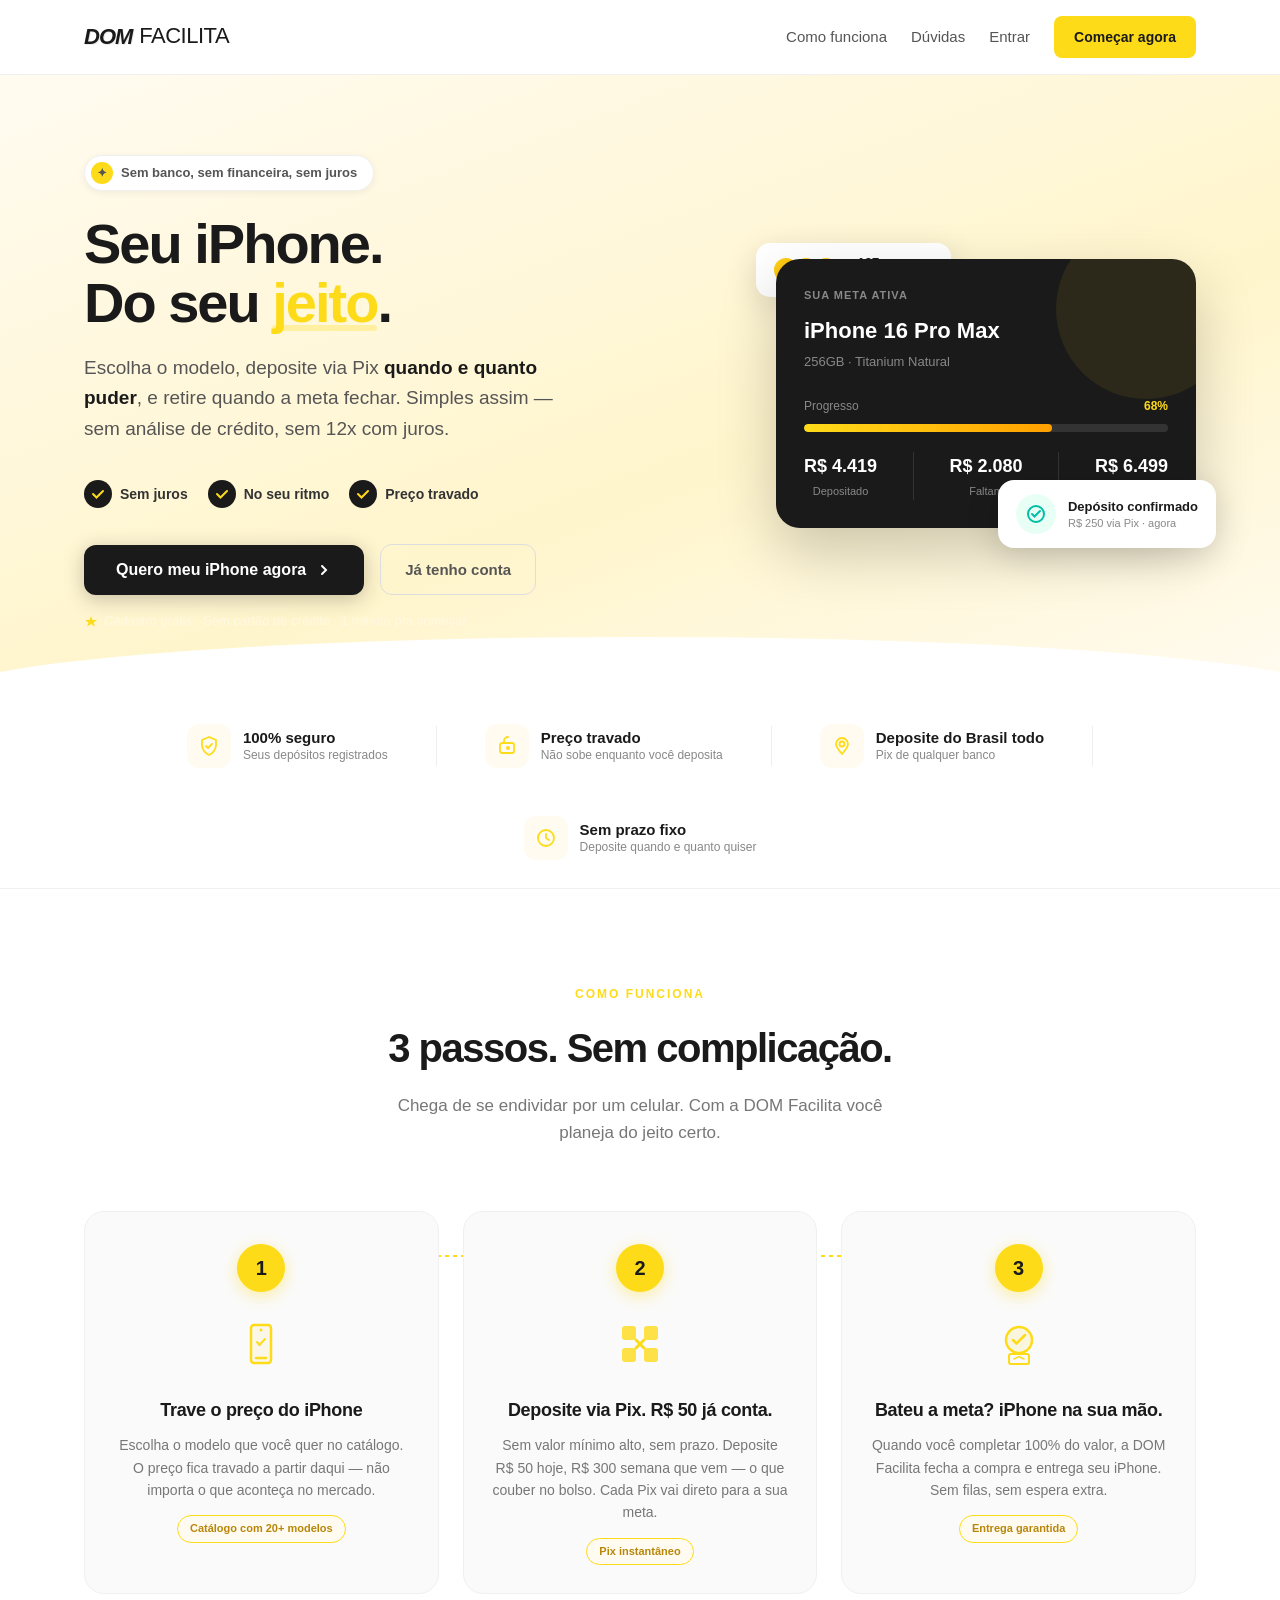
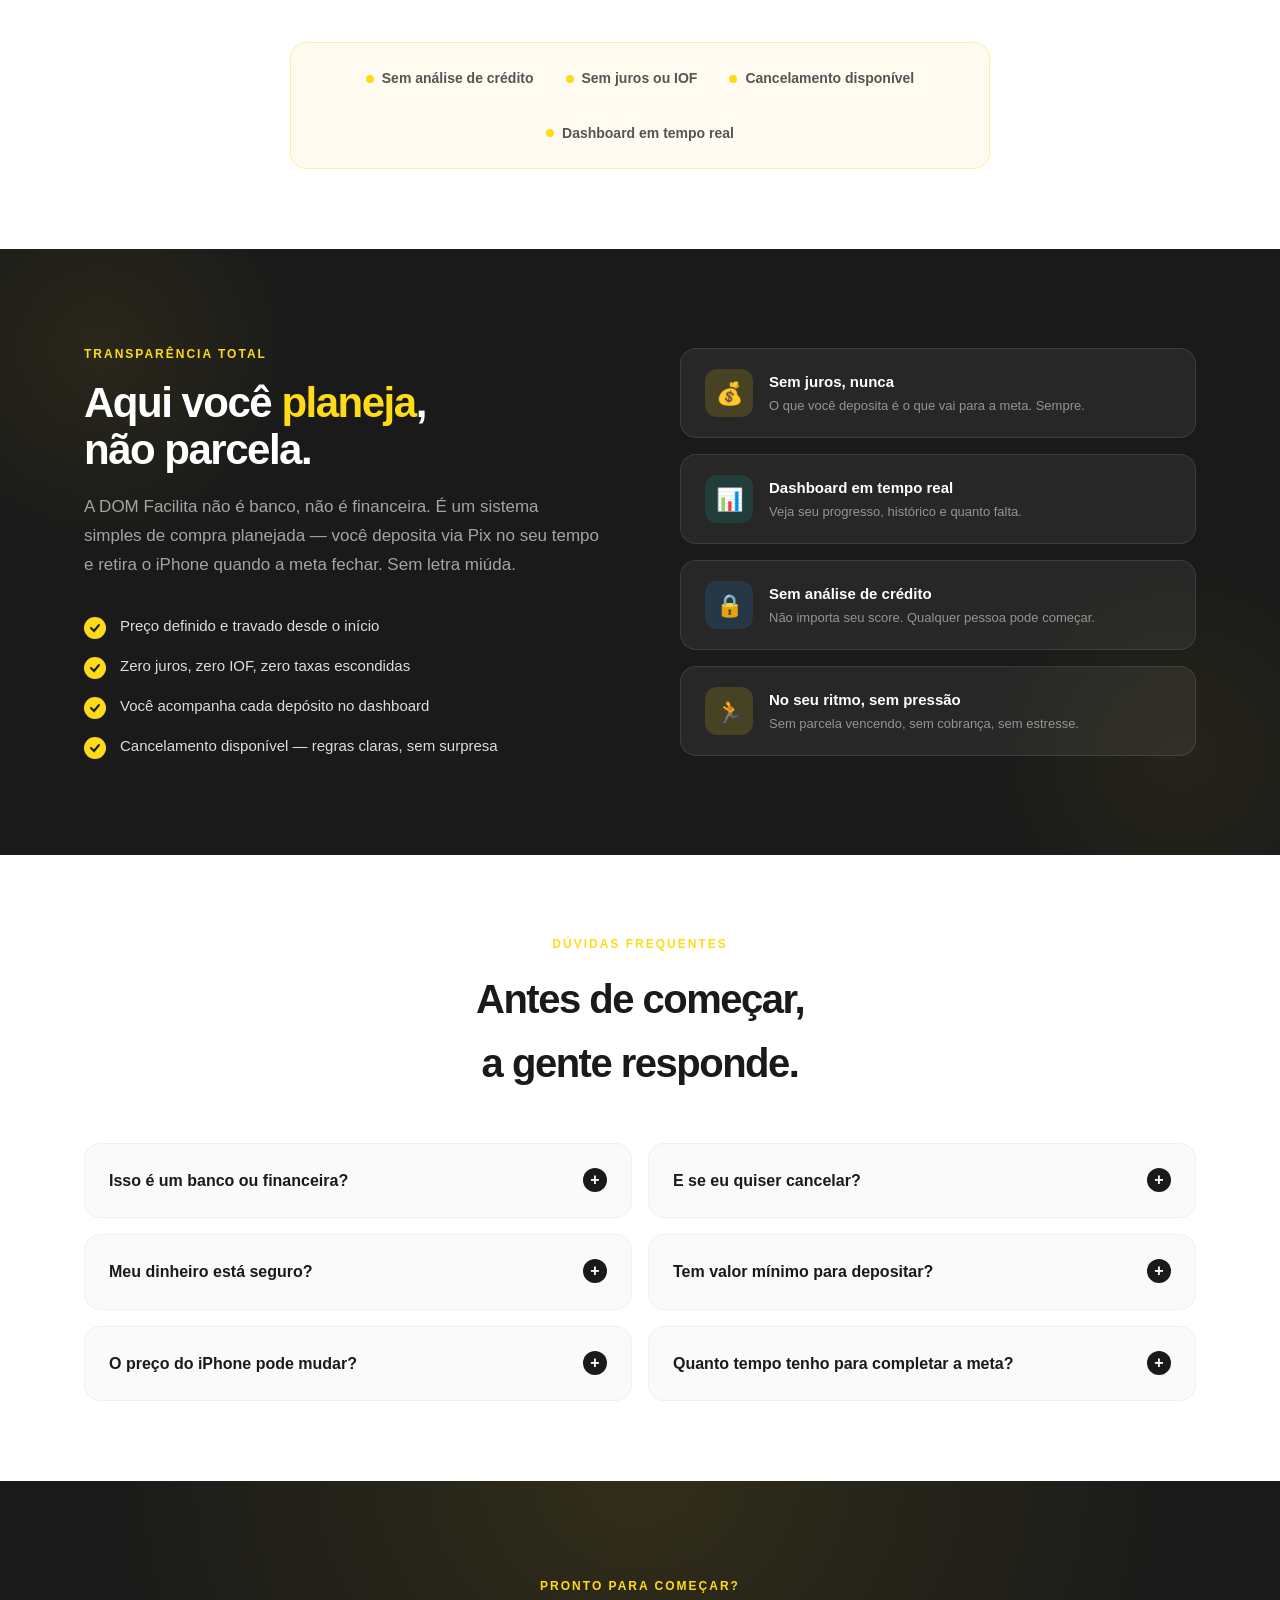
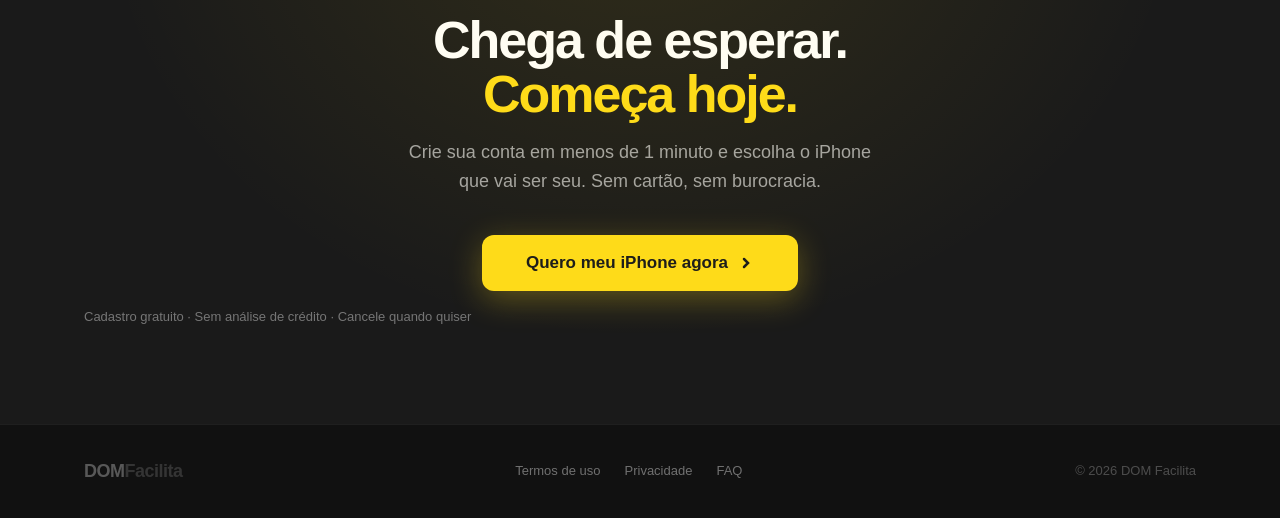
<file: dom-store-mvp/index.html>
<!DOCTYPE html>
<html lang="pt-BR">
<head>
    <meta charset="UTF-8">
    <meta name="viewport" content="width=device-width, initial-scale=1.0, viewport-fit=cover">
    <meta name="description" content="Escolha seu iPhone, deposite via Pix no seu ritmo e retire quando bater a meta. Sem juros, sem parcelas, sem estresse. DOM Facilita.">

    <!-- PWA -->
    <meta name="theme-color" content="#FEDB19">
    <meta name="mobile-web-app-capable" content="yes">
    <meta name="apple-mobile-web-app-capable" content="yes">
    <meta name="apple-mobile-web-app-status-bar-style" content="black-translucent">
    <meta name="apple-mobile-web-app-title" content="DOM Facilita">
    <link rel="manifest" href="./manifest.json">
    <link rel="icon" type="image/png" href="./assets/logo-dom-store-v1.png">
    <link rel="apple-touch-icon" href="./assets/logo-dom-store-v1.png">

    <title>DOM Facilita — Seu iPhone, do seu jeito</title>
    <link rel="stylesheet" href="css/global.css">
    <link rel="stylesheet" href="css/logo.css">
    <link rel="stylesheet" href="css/home-novo.css">
</head>
<body>

<!-- ==================== HEADER ==================== -->
<header class="header">
    <div class="container">
        <a href="index-novo.html" class="logo">
            <span class="logo-dom">DOM</span><span class="logo-store">Facilita</span>
        </a>
        <nav class="nav">
            <a href="#como-funciona" class="nav-link">Como funciona</a>
            <a href="#duvidas" class="nav-link">Dúvidas</a>
            <a href="login.html" class="nav-link">Entrar</a>
            <a href="criar-conta.html" class="btn-nav-primary">Começar agora</a>
        </nav>
        <button class="hamburger" onclick="abrirMenu()" aria-label="Menu">
            <span></span><span></span><span></span>
        </button>
    </div>
</header>

<!-- Mobile Nav -->
<div class="mobile-nav" id="mobile-nav">
    <button class="mobile-nav-close" onclick="fecharMenu()">✕</button>
    <a href="#como-funciona" onclick="fecharMenu()">Como funciona</a>
    <a href="#duvidas" onclick="fecharMenu()">Dúvidas</a>
    <a href="login.html">Entrar</a>
    <button class="btn-mobile-cta" onclick="window.location.href='criar-conta.html'">
        Quero meu iPhone agora
    </button>
</div>

<!-- ==================== HERO ==================== -->
<section class="hero">
    <div class="container">
        <div class="hero-content">

            <!-- Lado esquerdo: Copy -->
            <div class="hero-text">
                <div class="hero-badge">
                    <span class="hero-badge-dot">✦</span>
                    Sem banco, sem financeira, sem juros
                </div>

                <h1 class="hero-title">
                    Seu iPhone.<br>
                    Do seu <span class="destaque">jeito</span>.
                </h1>

                <p class="hero-subtitle">
                    Escolha o modelo, deposite via Pix <strong>quando e quanto puder</strong>, e retire quando a meta fechar. Simples assim — sem análise de crédito, sem 12x com juros.
                </p>

                <div class="hero-pillars">
                    <div class="pillar">
                        <div class="pillar-icon">
                            <svg width="14" height="14" viewBox="0 0 14 14" fill="none">
                                <path d="M2 7L5.5 10.5L12 4" stroke="#FEDB19" stroke-width="2" stroke-linecap="round"/>
                            </svg>
                        </div>
                        Sem juros
                    </div>
                    <div class="pillar">
                        <div class="pillar-icon">
                            <svg width="14" height="14" viewBox="0 0 14 14" fill="none">
                                <path d="M2 7L5.5 10.5L12 4" stroke="#FEDB19" stroke-width="2" stroke-linecap="round"/>
                            </svg>
                        </div>
                        No seu ritmo
                    </div>
                    <div class="pillar">
                        <div class="pillar-icon">
                            <svg width="14" height="14" viewBox="0 0 14 14" fill="none">
                                <path d="M2 7L5.5 10.5L12 4" stroke="#FEDB19" stroke-width="2" stroke-linecap="round"/>
                            </svg>
                        </div>
                        Preço travado
                    </div>
                </div>

                <div class="hero-cta-group">
                    <button class="btn-hero-primary" onclick="window.location.href='criar-conta.html'">
                        Quero meu iPhone agora
                        <svg width="16" height="16" viewBox="0 0 16 16" fill="none">
                            <path d="M6 12L10 8L6 4" stroke="white" stroke-width="2" stroke-linecap="round"/>
                        </svg>
                    </button>
                    <button class="btn-hero-secondary" onclick="window.location.href='login.html'">
                        Já tenho conta
                    </button>
                </div>

                <p class="cta-microcopy">
                    <svg width="14" height="14" viewBox="0 0 14 14" fill="none">
                        <path d="M7 1L8.5 5H13L9.5 7.5L11 11.5L7 9L3 11.5L4.5 7.5L1 5H5.5L7 1Z" fill="#FEDB19"/>
                    </svg>
                    Cadastro grátis · Sem cartão de crédito · 1 minuto pra começar
                </p>
            </div>

            <!-- Lado direito: Visual -->
            <div class="hero-visual">

                <!-- Trust card flutuante (topo esquerdo) -->
                <div class="hero-card-trust">
                    <div class="hct-avatars">
                        <div class="hct-avatar">A</div>
                        <div class="hct-avatar">M</div>
                        <div class="hct-avatar">R</div>
                    </div>
                    <div class="hct-text">
                        <div class="hct-num">+127 pessoas</div>
                        <div class="hct-label">já têm seu iPhone</div>
                    </div>
                </div>

                <!-- Card principal: dashboard preview -->
                <div class="hero-card-main">
                    <div class="hc-label">Sua meta ativa</div>
                    <div class="hc-model">iPhone 16 Pro Max</div>
                    <div class="hc-specs">256GB · Titanium Natural</div>

                    <div class="hc-progress-label">
                        <span>Progresso</span>
                        <span>68%</span>
                    </div>
                    <div class="hc-bar">
                        <div class="hc-bar-fill"></div>
                    </div>

                    <div class="hc-values">
                        <div class="hc-value-item">
                            <div class="val">R$ 4.419</div>
                            <div class="val-label">Depositado</div>
                        </div>
                        <div class="hc-divider"></div>
                        <div class="hc-value-item">
                            <div class="val">R$ 2.080</div>
                            <div class="val-label">Faltam</div>
                        </div>
                        <div class="hc-divider"></div>
                        <div class="hc-value-item">
                            <div class="val">R$ 6.499</div>
                            <div class="val-label">Meta total</div>
                        </div>
                    </div>
                </div>

                <!-- Floating deposit card (baixo direito) -->
                <div class="hero-card-float">
                    <div class="hcf-icon">
                        <svg width="20" height="20" viewBox="0 0 20 20" fill="none">
                            <circle cx="10" cy="10" r="8" stroke="#00BFA5" stroke-width="2"/>
                            <path d="M6 10L8.5 12.5L14 7" stroke="#00BFA5" stroke-width="2" stroke-linecap="round"/>
                        </svg>
                    </div>
                    <div class="hcf-text">
                        <div class="hcf-title">Depósito confirmado</div>
                        <div class="hcf-sub">R$ 250 via Pix · agora</div>
                    </div>
                </div>

            </div>
        </div>
    </div>
</section>

<!-- ==================== TRUST BAR ==================== -->
<div class="trust-bar">
    <div class="container">
        <div class="trust-bar-inner">
            <div class="trust-item">
                <div class="trust-item-icon">
                    <svg width="22" height="22" viewBox="0 0 22 22" fill="none">
                        <path d="M11 2L4 5V10C4 14.4 7.1 18.5 11 20C14.9 18.5 18 14.4 18 10V5L11 2Z" stroke="#FEDB19" stroke-width="1.8"/>
                        <path d="M8 11L10 13L14 9" stroke="#FEDB19" stroke-width="1.8" stroke-linecap="round"/>
                    </svg>
                </div>
                <div class="trust-item-text">
                    <div class="trust-item-title">100% seguro</div>
                    <div class="trust-item-sub">Seus depósitos registrados</div>
                </div>
            </div>

            <div class="trust-divider"></div>

            <div class="trust-item">
                <div class="trust-item-icon">
                    <svg width="22" height="22" viewBox="0 0 22 22" fill="none">
                        <rect x="4" y="8" width="14" height="10" rx="2" stroke="#FEDB19" stroke-width="1.8"/>
                        <path d="M8 8V6C8 3.8 9.8 2 12 2" stroke="#FEDB19" stroke-width="1.8" stroke-linecap="round"/>
                        <circle cx="12" cy="13" r="2" fill="#FEDB19"/>
                    </svg>
                </div>
                <div class="trust-item-text">
                    <div class="trust-item-title">Preço travado</div>
                    <div class="trust-item-sub">Não sobe enquanto você deposita</div>
                </div>
            </div>

            <div class="trust-divider"></div>

            <div class="trust-item">
                <div class="trust-item-icon">
                    <svg width="22" height="22" viewBox="0 0 22 22" fill="none">
                        <path d="M11 3C7.7 3 5 5.7 5 9C5 12.3 11 19 11 19C11 19 17 12.3 17 9C17 5.7 14.3 3 11 3Z" stroke="#FEDB19" stroke-width="1.8"/>
                        <circle cx="11" cy="9" r="2.5" stroke="#FEDB19" stroke-width="1.8"/>
                    </svg>
                </div>
                <div class="trust-item-text">
                    <div class="trust-item-title">Deposite do Brasil todo</div>
                    <div class="trust-item-sub">Pix de qualquer banco</div>
                </div>
            </div>

            <div class="trust-divider"></div>

            <div class="trust-item">
                <div class="trust-item-icon">
                    <svg width="22" height="22" viewBox="0 0 22 22" fill="none">
                        <circle cx="11" cy="11" r="8" stroke="#FEDB19" stroke-width="1.8"/>
                        <path d="M11 7V11L14 13" stroke="#FEDB19" stroke-width="1.8" stroke-linecap="round"/>
                    </svg>
                </div>
                <div class="trust-item-text">
                    <div class="trust-item-title">Sem prazo fixo</div>
                    <div class="trust-item-sub">Deposite quando e quanto quiser</div>
                </div>
            </div>
        </div>
    </div>
</div>

<!-- ==================== COMO FUNCIONA ==================== -->
<section class="how-it-works" id="como-funciona">
    <div class="container">
        <div class="section-eyebrow">Como funciona</div>
        <h2 class="section-title">3 passos. Sem complicação.</h2>
        <p class="section-subtitle">Chega de se endividar por um celular. Com a DOM Facilita você planeja do jeito certo.</p>

        <div class="steps">
            <!-- Passo 1 -->
            <div class="step">
                <div class="step-number">1</div>
                <div class="step-icon">
                    <svg width="52" height="52" viewBox="0 0 52 52" fill="none">
                        <rect x="16" y="7" width="20" height="38" rx="3" stroke="#FEDB19" stroke-width="2.5"/>
                        <rect x="16" y="7" width="20" height="38" rx="3" fill="#FEDB19" fill-opacity="0.08"/>
                        <circle cx="26" cy="12" r="1.5" fill="#FEDB19"/>
                        <line x1="21" y1="40" x2="31" y2="40" stroke="#FEDB19" stroke-width="2.5" stroke-linecap="round"/>
                        <path d="M22 24L24.5 27L30 21" stroke="#FEDB19" stroke-width="2" stroke-linecap="round"/>
                    </svg>
                </div>
                <h3 class="step-title">Trave o preço do iPhone</h3>
                <p class="step-description">Escolha o modelo que você quer no catálogo. O preço fica travado a partir daqui — não importa o que aconteça no mercado.</p>
                <span class="step-tag">Catálogo com 20+ modelos</span>
            </div>

            <!-- Passo 2 -->
            <div class="step">
                <div class="step-number">2</div>
                <div class="step-icon">
                    <svg width="52" height="52" viewBox="0 0 52 52" fill="none">
                        <rect x="8" y="8" width="14" height="14" rx="3" fill="#FEDB19" fill-opacity="0.8"/>
                        <rect x="30" y="8" width="14" height="14" rx="3" fill="#FEDB19" fill-opacity="0.8"/>
                        <rect x="8" y="30" width="14" height="14" rx="3" fill="#FEDB19" fill-opacity="0.8"/>
                        <rect x="30" y="30" width="14" height="14" rx="3" fill="#FEDB19" fill-opacity="0.8"/>
                        <path d="M22 22L30 30M30 22L22 30" stroke="#FEDB19" stroke-width="3" stroke-linecap="round"/>
                    </svg>
                </div>
                <h3 class="step-title">Deposite via Pix. R$ 50 já conta.</h3>
                <p class="step-description">Sem valor mínimo alto, sem prazo. Deposite R$ 50 hoje, R$ 300 semana que vem — o que couber no bolso. Cada Pix vai direto para a sua meta.</p>
                <span class="step-tag">Pix instantâneo</span>
            </div>

            <!-- Passo 3 -->
            <div class="step">
                <div class="step-number">3</div>
                <div class="step-icon">
                    <svg width="52" height="52" viewBox="0 0 52 52" fill="none">
                        <circle cx="26" cy="22" r="13" fill="#FEDB19" fill-opacity="0.12" stroke="#FEDB19" stroke-width="2.5"/>
                        <path d="M20 22L23.5 25.5L32 17" stroke="#FEDB19" stroke-width="2.5" stroke-linecap="round" stroke-linejoin="round"/>
                        <rect x="16" y="36" width="20" height="10" rx="2" stroke="#FEDB19" stroke-width="2"/>
                        <path d="M21 41L26 38.5L31 41" stroke="#FEDB19" stroke-width="1.5" stroke-linecap="round"/>
                    </svg>
                </div>
                <h3 class="step-title">Bateu a meta? iPhone na sua mão.</h3>
                <p class="step-description">Quando você completar 100% do valor, a DOM Facilita fecha a compra e entrega seu iPhone. Sem filas, sem espera extra.</p>
                <span class="step-tag">Entrega garantida</span>
            </div>
        </div>

        <div class="benefits-strip">
            <div class="benefit-item">
                <div class="benefit-dot"></div>
                Sem análise de crédito
            </div>
            <div class="benefit-item">
                <div class="benefit-dot"></div>
                Sem juros ou IOF
            </div>
            <div class="benefit-item">
                <div class="benefit-dot"></div>
                Cancelamento disponível
            </div>
            <div class="benefit-item">
                <div class="benefit-dot"></div>
                Dashboard em tempo real
            </div>
        </div>
    </div>
</section>

<!-- ==================== NOT BANK ==================== -->
<section class="not-bank">
    <div class="container">
        <div class="not-bank-content">

            <!-- Esquerda: texto -->
            <div class="not-bank-text">
                <div class="nb-eyebrow">Transparência total</div>
                <h2 class="not-bank-title">
                    Aqui você <span>planeja</span>,<br>não parcela.
                </h2>
                <p class="not-bank-description">
                    A DOM Facilita não é banco, não é financeira. É um sistema simples de compra planejada — você deposita via Pix no seu tempo e retira o iPhone quando a meta fechar. Sem letra miúda.
                </p>
                <ul class="not-bank-list">
                    <li>
                        <div class="nb-check">
                            <svg width="12" height="12" viewBox="0 0 12 12" fill="none">
                                <path d="M2 6L5 9L10 3" stroke="#1A1A1A" stroke-width="2" stroke-linecap="round"/>
                            </svg>
                        </div>
                        Preço definido e travado desde o início
                    </li>
                    <li>
                        <div class="nb-check">
                            <svg width="12" height="12" viewBox="0 0 12 12" fill="none">
                                <path d="M2 6L5 9L10 3" stroke="#1A1A1A" stroke-width="2" stroke-linecap="round"/>
                            </svg>
                        </div>
                        Zero juros, zero IOF, zero taxas escondidas
                    </li>
                    <li>
                        <div class="nb-check">
                            <svg width="12" height="12" viewBox="0 0 12 12" fill="none">
                                <path d="M2 6L5 9L10 3" stroke="#1A1A1A" stroke-width="2" stroke-linecap="round"/>
                            </svg>
                        </div>
                        Você acompanha cada depósito no dashboard
                    </li>
                    <li>
                        <div class="nb-check">
                            <svg width="12" height="12" viewBox="0 0 12 12" fill="none">
                                <path d="M2 6L5 9L10 3" stroke="#1A1A1A" stroke-width="2" stroke-linecap="round"/>
                            </svg>
                        </div>
                        Cancelamento disponível — regras claras, sem surpresa
                    </li>
                </ul>
            </div>

            <!-- Direita: cards visuais -->
            <div class="not-bank-visual">
                <div class="nb-card">
                    <div class="nb-card-icon yellow">💰</div>
                    <div>
                        <div class="nb-card-title">Sem juros, nunca</div>
                        <div class="nb-card-sub">O que você deposita é o que vai para a meta. Sempre.</div>
                    </div>
                </div>
                <div class="nb-card">
                    <div class="nb-card-icon green">📊</div>
                    <div>
                        <div class="nb-card-title">Dashboard em tempo real</div>
                        <div class="nb-card-sub">Veja seu progresso, histórico e quanto falta.</div>
                    </div>
                </div>
                <div class="nb-card">
                    <div class="nb-card-icon blue">🔒</div>
                    <div>
                        <div class="nb-card-title">Sem análise de crédito</div>
                        <div class="nb-card-sub">Não importa seu score. Qualquer pessoa pode começar.</div>
                    </div>
                </div>
                <div class="nb-card">
                    <div class="nb-card-icon yellow">🏃</div>
                    <div>
                        <div class="nb-card-title">No seu ritmo, sem pressão</div>
                        <div class="nb-card-sub">Sem parcela vencendo, sem cobrança, sem estresse.</div>
                    </div>
                </div>
            </div>

        </div>
    </div>
</section>

<!-- ==================== FAQ ==================== -->
<section class="faq" id="duvidas">
    <div class="container">
        <div class="section-eyebrow">Dúvidas frequentes</div>
        <h2 class="section-title">Antes de começar,<br>a gente responde.</h2>

        <div class="faq-grid">

            <div class="faq-item" onclick="toggleFaq(this)">
                <div class="faq-question">
                    Isso é um banco ou financeira?
                    <div class="faq-toggle">+</div>
                </div>
                <div class="faq-answer">
                    Não. A DOM Facilita é um sistema de <strong>compra planejada</strong>. Você deposita via Pix e acumula o valor para comprar o iPhone que escolheu. Não é investimento, não é conta bancária, não é crédito.
                </div>
            </div>

            <div class="faq-item" onclick="toggleFaq(this)">
                <div class="faq-question">
                    E se eu quiser cancelar?
                    <div class="faq-toggle">+</div>
                </div>
                <div class="faq-answer">
                    Você pode cancelar quando quiser. Devolvemos <strong>70% do valor acumulado</strong> em até 30 dias úteis. A taxa de cancelamento (30%) existe para cobrir os custos operacionais — e está nos termos desde o início.
                </div>
            </div>

            <div class="faq-item" onclick="toggleFaq(this)">
                <div class="faq-question">
                    Meu dinheiro está seguro?
                    <div class="faq-toggle">+</div>
                </div>
                <div class="faq-answer">
                    Sim. Cada depósito é registrado no sistema e aparece no seu dashboard em tempo real. Você consegue ver o histórico completo de tudo que entrou.
                </div>
            </div>

            <div class="faq-item" onclick="toggleFaq(this)">
                <div class="faq-question">
                    Tem valor mínimo para depositar?
                    <div class="faq-toggle">+</div>
                </div>
                <div class="faq-answer">
                    O valor mínimo por depósito é de <strong>R$ 5,00</strong>. Sem valor máximo. Deposite R$ 50, R$ 200 ou R$ 1.000 — o que couber no seu bolso, quando der.
                </div>
            </div>

            <div class="faq-item" onclick="toggleFaq(this)">
                <div class="faq-question">
                    O preço do iPhone pode mudar?
                    <div class="faq-toggle">+</div>
                </div>
                <div class="faq-answer">
                    <strong>Não.</strong> Quando você escolhe o modelo e inicia a meta, o preço fica travado. Mesmo que o iPhone suba de preço no mercado, você paga o valor que estava quando começou.
                </div>
            </div>

            <div class="faq-item" onclick="toggleFaq(this)">
                <div class="faq-question">
                    Quanto tempo tenho para completar a meta?
                    <div class="faq-toggle">+</div>
                </div>
                <div class="faq-answer">
                    Não tem prazo. Você deposita no seu tempo, sem pressão. Em 3 meses ou em 1 ano — o que funcionar melhor para você.
                </div>
            </div>

        </div>
    </div>
</section>

<!-- ==================== CTA FINAL ==================== -->
<section class="cta">
    <div class="container">
        <div class="cta-eyebrow">Pronto para começar?</div>
        <h2 class="cta-title">
            Chega de esperar.<br>
            <span>Começa hoje.</span>
        </h2>
        <p class="cta-description">
            Crie sua conta em menos de 1 minuto e escolha o iPhone<br>que vai ser seu. Sem cartão, sem burocracia.
        </p>
        <button class="btn-cta" onclick="window.location.href='criar-conta.html'">
            Quero meu iPhone agora
            <svg width="16" height="16" viewBox="0 0 16 16" fill="none">
                <path d="M6 12L10 8L6 4" stroke="#1A1A1A" stroke-width="2.5" stroke-linecap="round"/>
            </svg>
        </button>
        <p class="cta-microcopy">Cadastro gratuito · Sem análise de crédito · Cancele quando quiser</p>
    </div>
</section>

<!-- ==================== FOOTER ==================== -->
<footer class="footer">
    <div class="container">
        <div class="footer-content">
            <div class="footer-logo">DOM<span>Facilita</span></div>
            <div class="footer-links">
                <a href="termos.html">Termos de uso</a>
                <a href="#">Privacidade</a>
                <a href="#duvidas">FAQ</a>
            </div>
            <div class="footer-copy">© 2026 DOM Facilita</div>
        </div>
    </div>
</footer>

<!-- ==================== STICKY CTA MOBILE ==================== -->
<div class="sticky-cta" id="sticky-cta">
    <button onclick="window.location.href='criar-conta.html'">
        <svg width="18" height="18" viewBox="0 0 18 18" fill="none">
            <rect x="5" y="2" width="8" height="14" rx="1.5" stroke="#FEDB19" stroke-width="1.5"/>
            <circle cx="9" cy="13" r="1" fill="#FEDB19"/>
        </svg>
        Quero meu iPhone agora
    </button>
</div>

<script src="js/pwa-register.js"></script>
<script>
    // Menu mobile
    function abrirMenu() {
        document.getElementById('mobile-nav').classList.add('aberto');
        document.body.style.overflow = 'hidden';
    }
    function fecharMenu() {
        document.getElementById('mobile-nav').classList.remove('aberto');
        document.body.style.overflow = '';
    }

    // FAQ toggle
    function toggleFaq(el) {
        const eraAberto = el.classList.contains('aberto');
        document.querySelectorAll('.faq-item').forEach(i => i.classList.remove('aberto'));
        if (!eraAberto) el.classList.add('aberto');
    }

    // Sticky CTA: some quando o hero CTA está visível
    const stickyCta = document.getElementById('sticky-cta');
    const heroCta = document.querySelector('.btn-hero-primary');

    if (heroCta && stickyCta) {
        const observer = new IntersectionObserver(([entry]) => {
            stickyCta.style.display = entry.isIntersecting ? 'none' : 'block';
        }, { threshold: 0.1 });
        observer.observe(heroCta);
    }

    // Smooth scroll para links âncora
    document.querySelectorAll('a[href^="#"]').forEach(a => {
        a.addEventListener('click', e => {
            const id = a.getAttribute('href').slice(1);
            const el = document.getElementById(id);
            if (el) {
                e.preventDefault();
                el.scrollIntoView({ behavior: 'smooth' });
            }
        });
    });
</script>
</body>
</html>
</file>
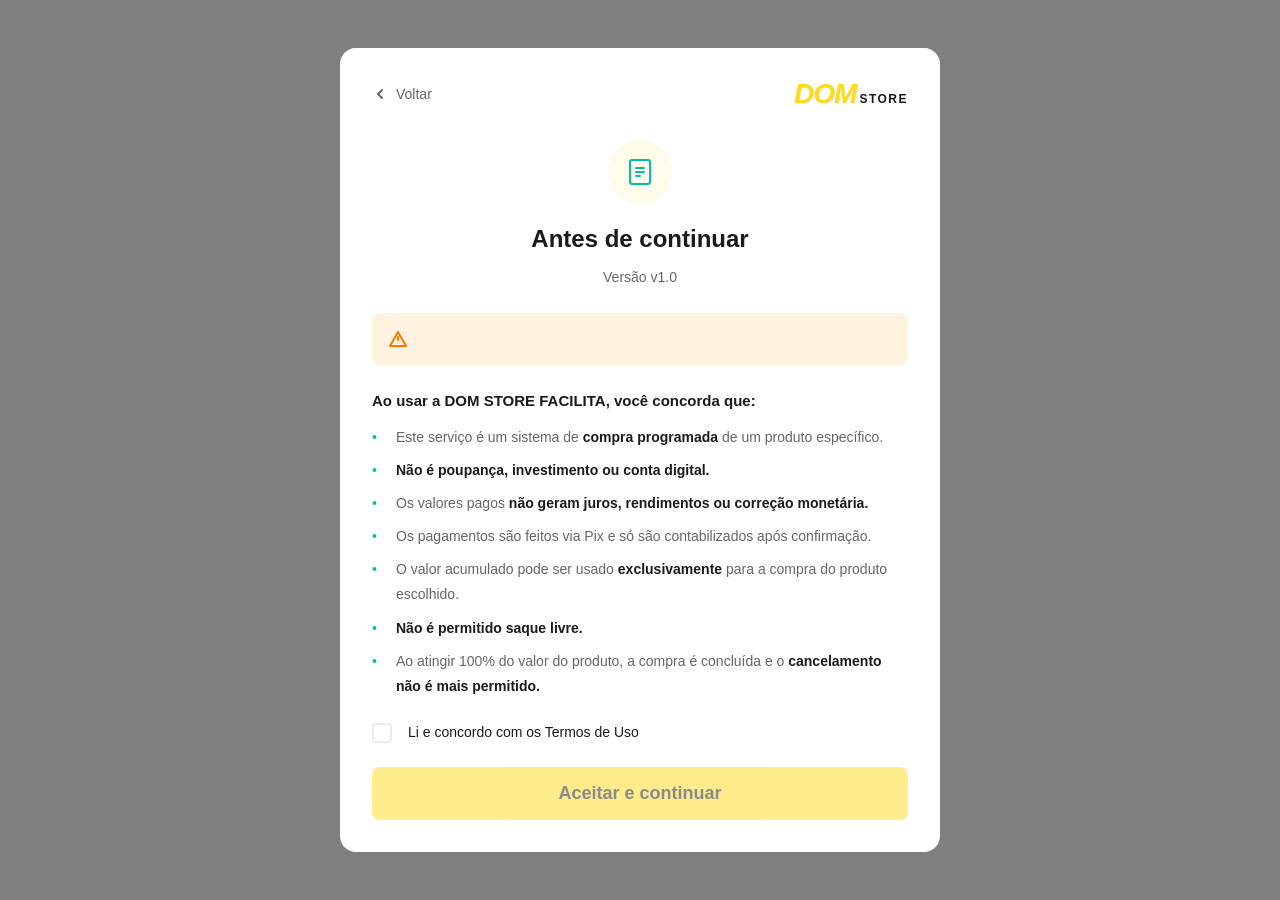
<file: dom-store-mvp/aceitar-termos.html>
<!DOCTYPE html>
<html lang="pt-BR">
<head>
    <meta charset="UTF-8">
        <meta name="viewport" content="width=device-width, initial-scale=1.0, viewport-fit=cover">
    <meta name="description" content="Conquiste seu iPhone dos sonhos com pagamentos flexíveis via Pix - DOM STORE FACILITA">
    
    <!-- PWA Meta Tags -->
    <meta name="theme-color" content="#FEDB19">
    <meta name="mobile-web-app-capable" content="yes">
    <meta name="apple-mobile-web-app-capable" content="yes">
    <meta name="apple-mobile-web-app-status-bar-style" content="black-translucent">
    <meta name="apple-mobile-web-app-title" content="DOM STORE FACILITA">
    
    <!-- Manifest -->
    <link rel="manifest" href="./manifest.json">
    
    <!-- Icons -->
    <link rel="icon" type="image/png" sizes="32x32" href="./assets/logo-dom-store-v1.png">
    <link rel="apple-touch-icon" href="./assets/logo-dom-store-v1.png">

    <title>Aceitar Termos - DOM STORE FACILITA</title>
    <link rel="stylesheet" href="css/global.css">
    <link rel="stylesheet" href="css/logo.css">
    <link rel="stylesheet" href="css/auth.css">
    <link rel="stylesheet" href="css/responsive.css">
</head>
<body>
    <!-- Modal de Aceitar Termos -->
    <div class="modal-overlay">
        <div class="modal" style="max-width: 600px;">
            <div class="modal-header" style="border-bottom: none; padding-bottom: 0;">
                <a href="escolher-iphone.html" style="display: flex; align-items: center; gap: 8px; color: #666; font-size: 14px;">
                    <svg width="16" height="16" viewBox="0 0 16 16" fill="none">
                        <path d="M10 12L6 8L10 4" stroke="currentColor" stroke-width="2" stroke-linecap="round"/>
                    </svg>
                    Voltar
                </a>
                <div style="flex: 1;"></div>
                <div class="logo"><span class="logo-dom">DOM</span><span class="logo-store">Store</span></div>
            </div>
            <div class="modal-body">
                <div style="text-align: center; margin-bottom: 24px;">
                    <div class="auth-icon" style="margin: 0 auto 16px;">
                        <svg width="32" height="32" viewBox="0 0 32 32" fill="none">
                            <rect x="6" y="4" width="20" height="24" rx="2" stroke="#00BFA5" stroke-width="2"/>
                            <path d="M12 12H20M12 16H20M12 20H16" stroke="#00BFA5" stroke-width="2" stroke-linecap="round"/>
                        </svg>
                    </div>
                    <h2 style="font-size: 24px; font-weight: 700; margin-bottom: 8px;">Antes de continuar</h2>
                    <p style="color: #666; font-size: 14px;">Versão v1.0</p>
                </div>

                <div class="alert alert-warning" style="margin-bottom: 24px;">
                    <svg width="20" height="20" viewBox="0 0 20 20" fill="none">
                        <path d="M10 3L2 17H18L10 3Z" stroke="currentColor" stroke-width="2" stroke-linejoin="round"/>
                        <path d="M10 8V11" stroke="currentColor" stroke-width="2" stroke-linecap="round"/>
                        <circle cx="10" cy="14" r="0.5" fill="currentColor"/>
                    </svg>
                    <span style="font-size: 13px;"></span>
                </div>

                <div style="margin-bottom: 24px;">
                    <p style="font-weight: 600; margin-bottom: 12px; font-size: 15px;">Ao usar a DOM STORE FACILITA, você concorda que:</p>
                    <ul style="list-style: none; padding: 0; font-size: 14px; color: #666; line-height: 1.8;">
                        <li style="margin-bottom: 8px; padding-left: 24px; position: relative;">
                            <span style="position: absolute; left: 0; color: #00BFA5;">•</span>
                            Este serviço é um sistema de <strong style="color: #1A1A1A;">compra programada</strong> de um produto específico.
                        </li>
                        <li style="margin-bottom: 8px; padding-left: 24px; position: relative;">
                            <span style="position: absolute; left: 0; color: #00BFA5;">•</span>
                            <strong style="color: #1A1A1A;">Não é poupança, investimento ou conta digital.</strong>
                        </li>
                        <li style="margin-bottom: 8px; padding-left: 24px; position: relative;">
                            <span style="position: absolute; left: 0; color: #00BFA5;">•</span>
                            Os valores pagos <strong style="color: #1A1A1A;">não geram juros, rendimentos ou correção monetária.</strong>
                        </li>
                        <li style="margin-bottom: 8px; padding-left: 24px; position: relative;">
                            <span style="position: absolute; left: 0; color: #00BFA5;">•</span>
                            Os pagamentos são feitos via Pix e só são contabilizados após confirmação.
                        </li>
                        <li style="margin-bottom: 8px; padding-left: 24px; position: relative;">
                            <span style="position: absolute; left: 0; color: #00BFA5;">•</span>
                            O valor acumulado pode ser usado <strong style="color: #1A1A1A;">exclusivamente</strong> para a compra do produto escolhido.
                        </li>
                        <li style="margin-bottom: 8px; padding-left: 24px; position: relative;">
                            <span style="position: absolute; left: 0; color: #00BFA5;">•</span>
                            <strong style="color: #1A1A1A;">Não é permitido saque livre.</strong>
                        </li>
                        <li style="padding-left: 24px; position: relative;">
                            <span style="position: absolute; left: 0; color: #00BFA5;">•</span>
                            Ao atingir 100% do valor do produto, a compra é concluída e o <strong style="color: #1A1A1A;">cancelamento não é mais permitido.</strong>
                        </li>
                    </ul>
                </div>

                <label class="checkbox-container" style="margin-bottom: 24px;">
                    <input type="checkbox" id="aceitar-termos" class="checkbox">
                    <span class="checkbox-label" style="color: #1A1A1A; font-size: 14px;">
                        Li e concordo com os Termos de Uso
                    </span>
                </label>

                <button id="btn-aceitar" class="btn btn-primary btn-large" style="width: 100%;" disabled>
                    Aceitar e continuar
                </button>
            </div>
        </div>
    </div>

            <script src="./js/pwa-register.js"></script>
    <script src="js/pwa-register.js"></script>
    <script src="js/utils.js"></script>
    <script>
        const checkbox = document.getElementById('aceitar-termos');
        const btnAceitar = document.getElementById('btn-aceitar');

        // Habilita botão quando checkbox é marcado
        checkbox.addEventListener('change', function() {
            btnAceitar.disabled = !this.checked;
        });

        // Aceita termos e vai para dashboard
        btnAceitar.addEventListener('click', function() {
            const objetivoAtivo = obterLocal('objetivoAtivo');
            
            if (!objetivoAtivo) {
                mostrarToast('Erro: objetivo não encontrado', 'error');
                window.location.href = 'escolher-iphone.html';
                return;
            }

            // Marca que aceitou os termos
            objetivoAtivo.termosAceitos = true;
            objetivoAtivo.dataAceiteTermos = new Date().toISOString();
            salvarLocal('objetivoAtivo', objetivoAtivo);

            // Mostra toast e redireciona
            mostrarToast('Termos aceitos! Redirecionando...', 'success');
            setTimeout(() => {
                window.location.href = 'dashboard.html';
            }, 1000);
        });
    </script>
</body>
</html>
</file>
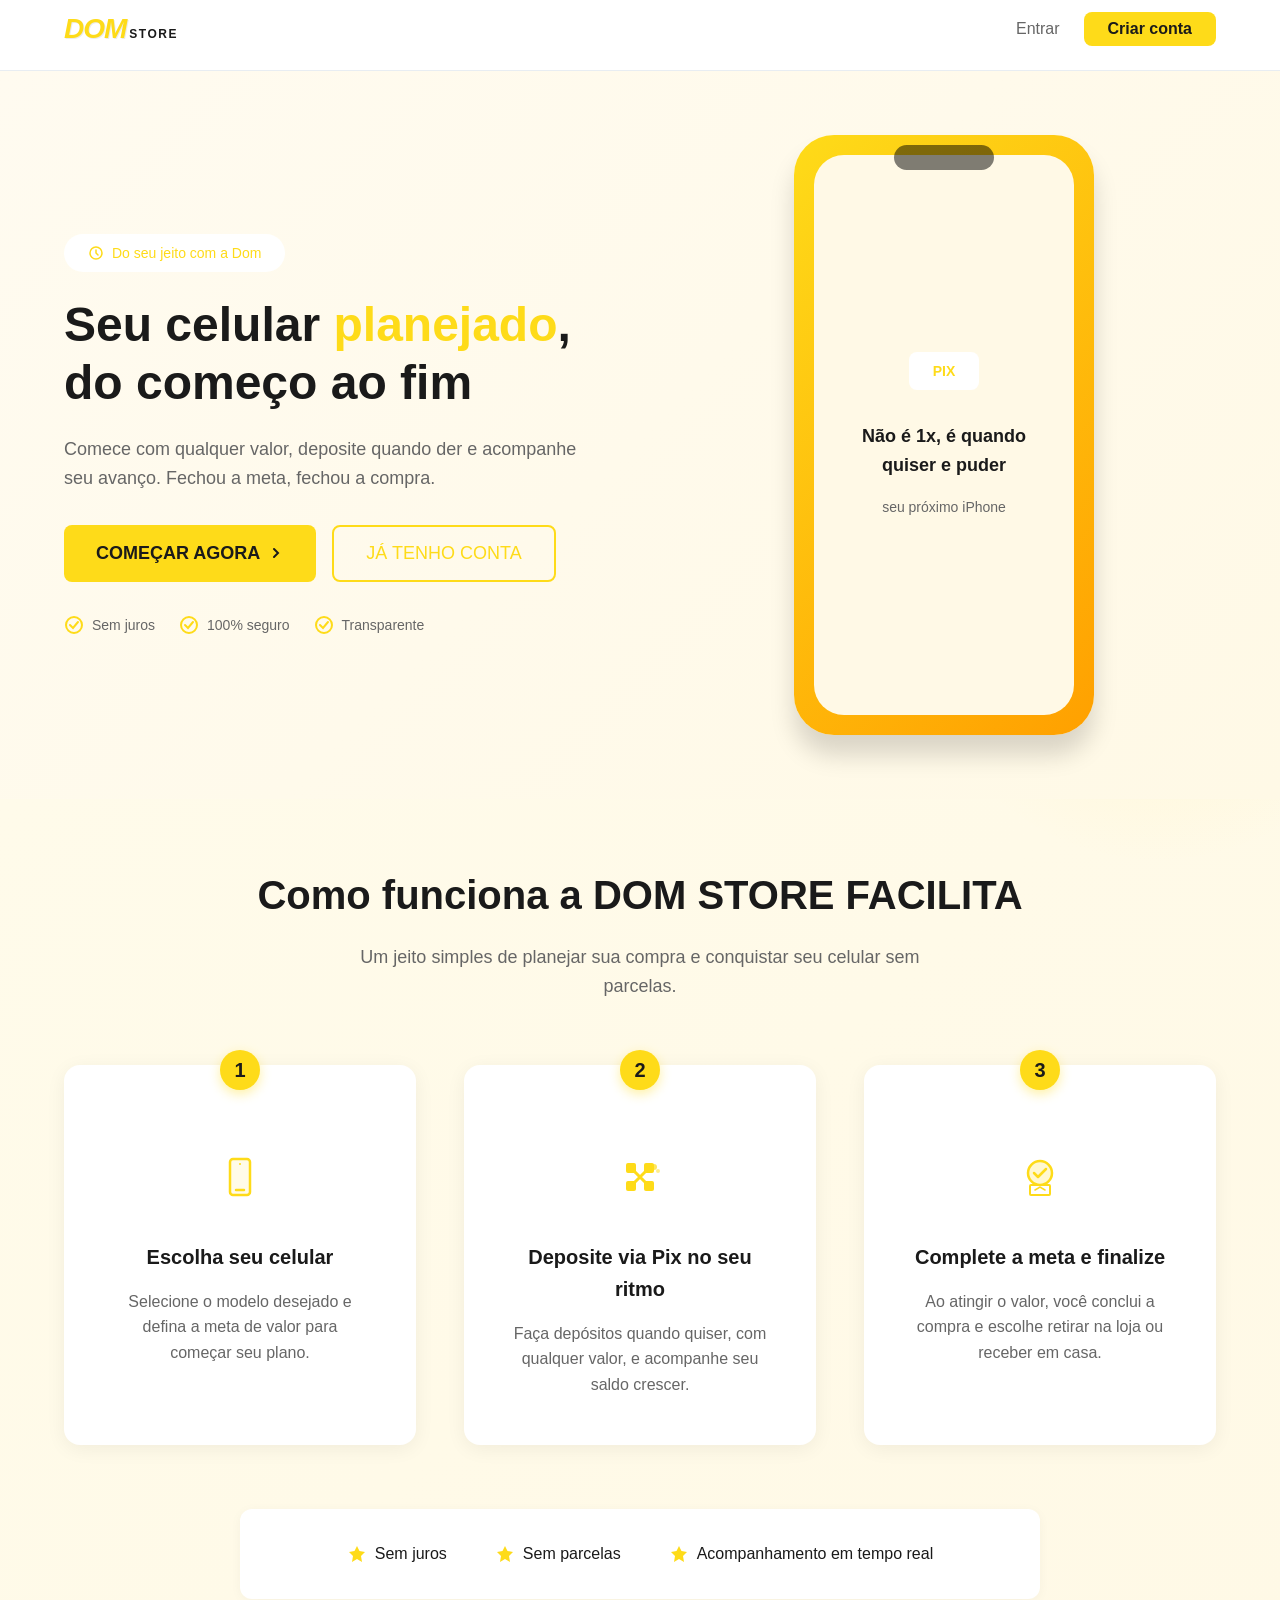
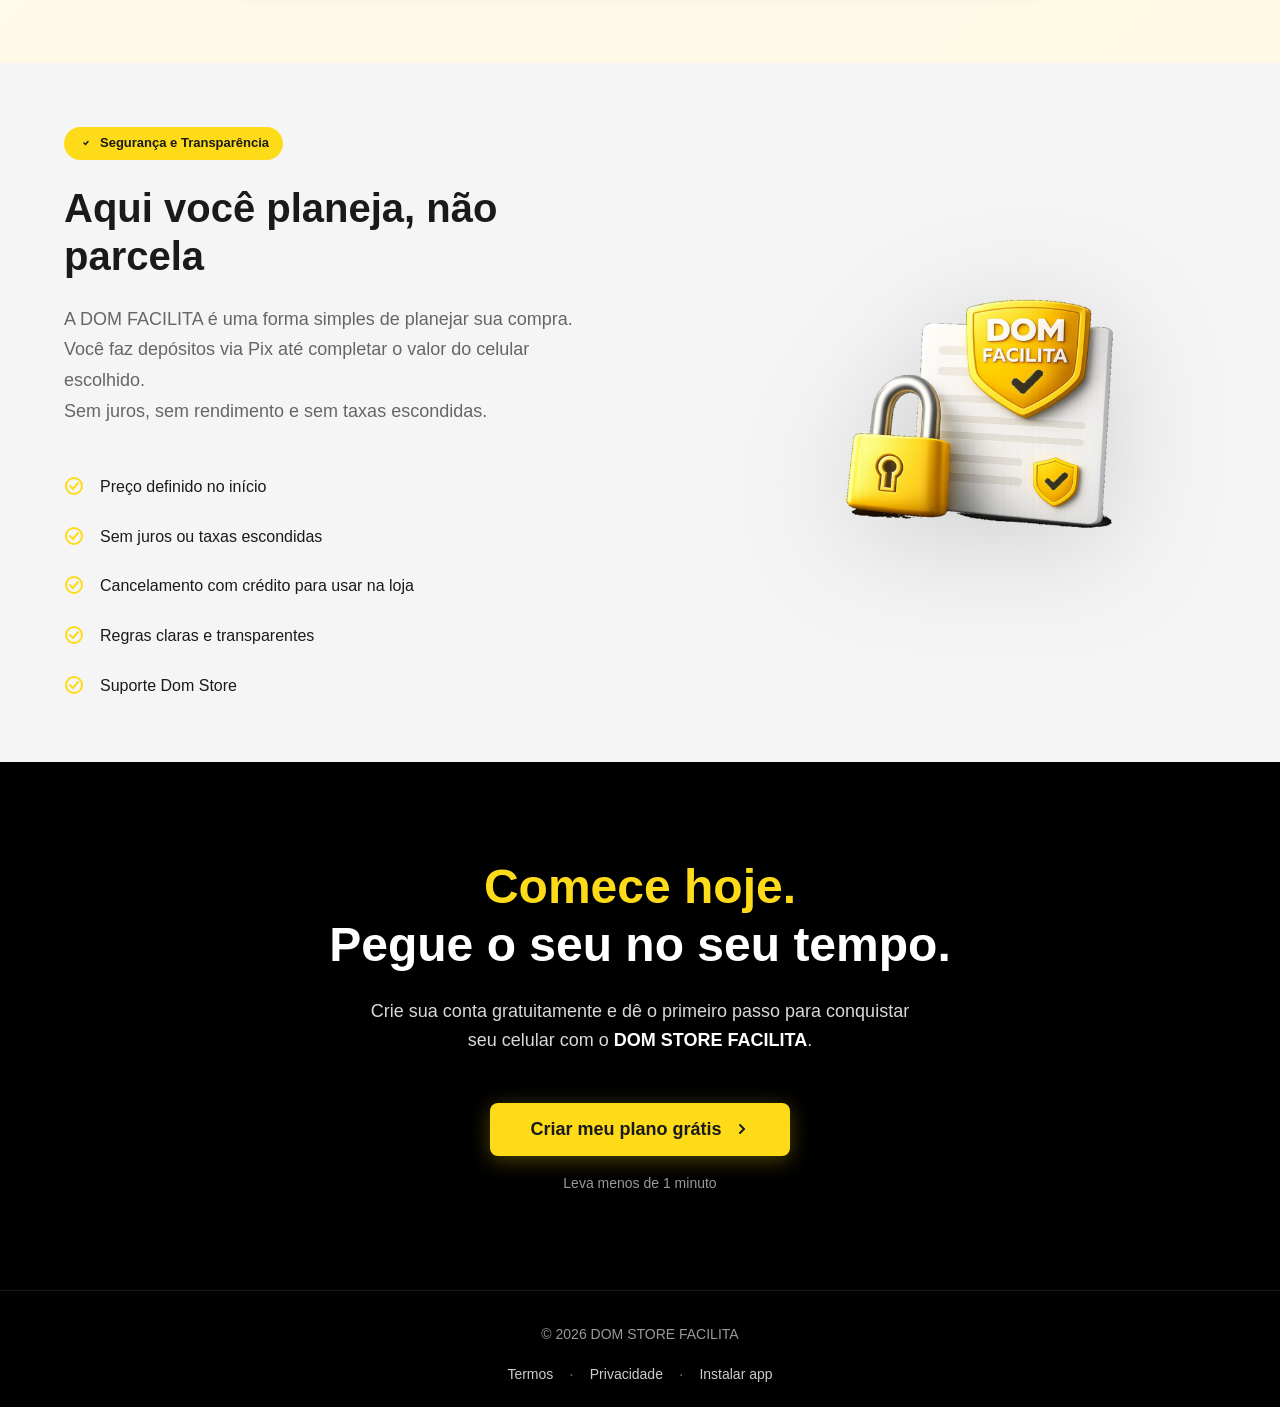
<file: dom-store-mvp/index-antigo.html>
<!DOCTYPE html>
<html lang="pt-BR">
<head>
    <meta charset="UTF-8">
    <meta name="viewport" content="width=device-width, initial-scale=1.0, viewport-fit=cover">
    <meta name="description" content="Do seu jeito com a Dom. Comece com qualquer valor, deposite quando der e acompanhe seu avanço. Fechou a meta, fechou a compra - DOM STORE FACILITA">
    
    <!-- PWA Meta Tags -->
    <meta name="theme-color" content="#FEDB19">
    <meta name="mobile-web-app-capable" content="yes">
    <meta name="apple-mobile-web-app-capable" content="yes">
    <meta name="apple-mobile-web-app-status-bar-style" content="black-translucent">
    <meta name="apple-mobile-web-app-title" content="DOM STORE FACILITA">
    
    <!-- Manifest -->
    <link rel="manifest" href="./manifest.json">
    
    <!-- Icons -->
    <link rel="icon" type="image/png" sizes="32x32" href="./assets/logo-dom-store-v1.png">
    <link rel="apple-touch-icon" href="./assets/logo-dom-store-v1.png">
    
    <title>DOM STORE FACILITA - Seu celular planejado, do começo ao fim</title>
    <link rel="stylesheet" href="css/global.css">
    <link rel="stylesheet" href="css/home.css">
    <link rel="stylesheet" href="css/logo.css">
    <link rel="stylesheet" href="css/onboarding.css">
    <link rel="stylesheet" href="css/responsive.css">
</head>
<body>
    <header class="header">
        <div class="container">
            <div class="logo"><span class="logo-dom">DOM</span><span class="logo-store">Store</span></div>
            <nav class="nav">
                <a href="login.html" class="nav-link">Entrar</a>
                <button class="btn btn-primary" onclick="window.location.href='criar-conta.html'">Criar conta</button>
            </nav>
        </div>
    </header>

    <section class="hero">
        <div class="container">
            <div class="hero-content">
                <div class="hero-text">
                    <span class="hero-badge">
                        <svg width="16" height="16" viewBox="0 0 16 16" fill="none">
                            <circle cx="8" cy="8" r="6" stroke="#FEDB19" stroke-width="1.5"/>
                            <path d="M8 5V8L10 10" stroke="#FEDB19" stroke-width="1.5" stroke-linecap="round"/>
                        </svg>
                        Do seu jeito com a Dom
                    </span>
                    <h1 class="hero-title">
                        Seu celular <span class="highlight">planejado</span>,<br>
                        do começo ao fim
                    </h1>
                    <p class="hero-description">
                        Comece com qualquer valor, deposite quando der e acompanhe seu avanço. 
                        Fechou a meta, fechou a compra.
                    </p>
                    <div class="hero-buttons">
                        <button class="btn btn-primary btn-large" onclick="window.location.href='criar-conta.html'">
                            COMEÇAR AGORA
                            <svg width="16" height="16" viewBox="0 0 16 16" fill="none">
                                <path d="M6 12L10 8L6 4" stroke="#1A1A1A" stroke-width="2" stroke-linecap="round"/>
                            </svg>
                        </button>
                        <button class="btn btn-secondary btn-large" onclick="window.location.href='login.html'">
                            JÁ TENHO CONTA
                        </button>
                    </div>
                    <div class="hero-features">
                        <div class="feature-item">
                            <svg width="20" height="20" viewBox="0 0 20 20" fill="none">
                                <circle cx="10" cy="10" r="8" stroke="#FEDB19" stroke-width="2"/>
                                <path d="M6 10L9 13L14 7" stroke="#FEDB19" stroke-width="2" stroke-linecap="round"/>
                            </svg>
                            <span>Sem juros</span>
                        </div>
                        <div class="feature-item">
                            <svg width="20" height="20" viewBox="0 0 20 20" fill="none">
                                <circle cx="10" cy="10" r="8" stroke="#FEDB19" stroke-width="2"/>
                                <path d="M6 10L9 13L14 7" stroke="#FEDB19" stroke-width="2" stroke-linecap="round"/>
                            </svg>
                            <span>100% seguro</span>
                        </div>
                        <div class="feature-item">
                            <svg width="20" height="20" viewBox="0 0 20 20" fill="none">
                                <circle cx="10" cy="10" r="8" stroke="#FEDB19" stroke-width="2"/>
                                <path d="M6 10L9 13L14 7" stroke="#FEDB19" stroke-width="2" stroke-linecap="round"/>
                            </svg>
                            <span>Transparente</span>
                        </div>
                    </div>
                </div>
                <div class="hero-image">
                    <div class="phone-mockup">
                        <div class="phone-screen">
                            <div class="pix-badge">PIX</div>
                            <p class="phone-text">Não é 1x, é quando<br>quiser e puder</p>
                            <p class="phone-subtext">seu próximo iPhone</p>
                        </div>
                    </div>
                </div>
                <!-- Card mobile: substitui phone mockup em telas pequenas -->
                <div class="hero-mobile-card">
                    <div class="hmc-label">Exemplo de meta</div>
                    <div class="hmc-model">iPhone 15 Pro Max</div>
                    <div class="hmc-bar-wrap">
                        <div class="hmc-bar">
                            <div class="hmc-bar-fill" style="width: 68%"></div>
                        </div>
                        <span class="hmc-percent">68%</span>
                    </div>
                    <div class="hmc-values">
                        <span>Depositado: <strong>R$ 8.499</strong></span>
                        <span>Meta: <strong>R$ 12.499</strong></span>
                    </div>
                </div>
            </div>
        </div>
    </section>

    <section class="how-it-works">
        <div class="container">
            <h2 class="section-title">Como funciona a DOM STORE FACILITA</h2>
            <p class="section-subtitle">Um jeito simples de planejar sua compra e conquistar seu celular sem parcelas.</p>
            
            <div class="steps">
                <!-- Passo 1: Escolha seu celular -->
                <div class="step">
                    <div class="step-number">1</div>
                    <div class="step-icon">
                        <svg width="48" height="48" viewBox="0 0 48 48" fill="none">
                            <rect x="14" y="6" width="20" height="36" rx="3" stroke="#FEDB19" stroke-width="2.5"/>
                            <rect x="14" y="6" width="20" height="36" rx="3" fill="#FEDB19" fill-opacity="0.1"/>
                            <line x1="20" y1="37" x2="28" y2="37" stroke="#FEDB19" stroke-width="2.5" stroke-linecap="round"/>
                            <circle cx="24" cy="11" r="1" fill="#FEDB19"/>
                        </svg>
                    </div>
                    <h3 class="step-title">Escolha seu celular</h3>
                    <p class="step-description">Selecione o modelo desejado e defina a meta de valor para começar seu plano.</p>
                </div>

                <!-- Passo 2: Deposite via Pix -->
                <div class="step">
                    <div class="step-number">2</div>
                    <div class="step-icon">
                        <svg width="48" height="48" viewBox="0 0 48 48" fill="none">
                            <!-- Ícone PIX estilizado -->
                            <rect x="10" y="10" width="10" height="10" rx="2" fill="#FEDB19"/>
                            <rect x="28" y="10" width="10" height="10" rx="2" fill="#FEDB19"/>
                            <rect x="10" y="28" width="10" height="10" rx="2" fill="#FEDB19"/>
                            <rect x="28" y="28" width="10" height="10" rx="2" fill="#FEDB19"/>
                            <path d="M18 18L30 30M30 18L18 30" stroke="#FEDB19" stroke-width="3" stroke-linecap="round"/>
                            <!-- Moedas/progresso -->
                            <circle cx="38" cy="14" r="3" fill="#FEDB19" opacity="0.7"/>
                            <circle cx="42" cy="18" r="2" fill="#FEDB19" opacity="0.5"/>
                        </svg>
                    </div>
                    <h3 class="step-title">Deposite via Pix no seu ritmo</h3>
                    <p class="step-description">Faça depósitos quando quiser, com qualquer valor, e acompanhe seu saldo crescer.</p>
                </div>

                <!-- Passo 3: Complete a meta -->
                <div class="step">
                    <div class="step-number">3</div>
                    <div class="step-icon">
                        <svg width="48" height="48" viewBox="0 0 48 48" fill="none">
                            <!-- Check + Box de entrega -->
                            <circle cx="24" cy="20" r="12" fill="#FEDB19" fill-opacity="0.2" stroke="#FEDB19" stroke-width="2.5"/>
                            <path d="M18 20L22 24L30 16" stroke="#FEDB19" stroke-width="2.5" stroke-linecap="round" stroke-linejoin="round"/>
                            <!-- Box de entrega -->
                            <rect x="14" y="32" width="20" height="10" rx="1" stroke="#FEDB19" stroke-width="2" fill="none"/>
                            <path d="M19 37L24 34L29 37" stroke="#FEDB19" stroke-width="1.5" stroke-linecap="round"/>
                        </svg>
                    </div>
                    <h3 class="step-title">Complete a meta e finalize</h3>
                    <p class="step-description">Ao atingir o valor, você conclui a compra e escolhe retirar na loja ou receber em casa.</p>
                </div>
            </div>

            <!-- Benefícios abaixo dos passos -->
            <div class="benefits-row">
                <div class="benefit-item">
                    <svg width="20" height="20" viewBox="0 0 20 20" fill="none">
                        <path d="M10 2L12.5 7L18 8L14 12L15 18L10 15L5 18L6 12L2 8L7.5 7L10 2Z" fill="#FEDB19"/>
                    </svg>
                    <span>Sem juros</span>
                </div>
                <div class="benefit-item">
                    <svg width="20" height="20" viewBox="0 0 20 20" fill="none">
                        <path d="M10 2L12.5 7L18 8L14 12L15 18L10 15L5 18L6 12L2 8L7.5 7L10 2Z" fill="#FEDB19"/>
                    </svg>
                    <span>Sem parcelas</span>
                </div>
                <div class="benefit-item">
                    <svg width="20" height="20" viewBox="0 0 20 20" fill="none">
                        <path d="M10 2L12.5 7L18 8L14 12L15 18L10 15L5 18L6 12L2 8L7.5 7L10 2Z" fill="#FEDB19"/>
                    </svg>
                    <span>Acompanhamento em tempo real</span>
                </div>
            </div>
        </div>
    </section>

    <section class="not-bank">
        <div class="container">
            <div class="not-bank-content">
                <div class="not-bank-text">
                    <span class="badge badge-security">
                        <svg width="16" height="16" viewBox="0 0 16 16" fill="none">
                            <path d="M8 1L3 3V7C3 10.5 5.5 13.5 8 15C10.5 13.5 13 10.5 13 7V3L8 1Z" fill="#FEDB19"/>
                            <path d="M6 8L7.5 9.5L10 6.5" stroke="#1A1A1A" stroke-width="1.5" stroke-linecap="round"/>
                        </svg>
                        Segurança e Transparência
                    </span>
                    <h2 class="not-bank-title">Aqui você planeja, não parcela</h2>
                    <p class="not-bank-description">
                        A DOM FACILITA é uma forma simples de planejar sua compra.<br>
                        Você faz depósitos via Pix até completar o valor do celular escolhido.<br>
                        Sem juros, sem rendimento e sem taxas escondidas.
                    </p>
                    <ul class="not-bank-list">
                        <li>
                            <svg width="20" height="20" viewBox="0 0 20 20" fill="none">
                                <circle cx="10" cy="10" r="8" stroke="#FEDB19" stroke-width="2"/>
                                <path d="M6 10L9 13L14 7" stroke="#FEDB19" stroke-width="2" stroke-linecap="round"/>
                            </svg>
                            <span>Preço definido no início</span>
                        </li>
                        <li>
                            <svg width="20" height="20" viewBox="0 0 20 20" fill="none">
                                <circle cx="10" cy="10" r="8" stroke="#FEDB19" stroke-width="2"/>
                                <path d="M6 10L9 13L14 7" stroke="#FEDB19" stroke-width="2" stroke-linecap="round"/>
                            </svg>
                            <span>Sem juros ou taxas escondidas</span>
                        </li>
                        <li>
                            <svg width="20" height="20" viewBox="0 0 20 20" fill="none">
                                <circle cx="10" cy="10" r="8" stroke="#FEDB19" stroke-width="2"/>
                                <path d="M6 10L9 13L14 7" stroke="#FEDB19" stroke-width="2" stroke-linecap="round"/>
                            </svg>
                            <span>Cancelamento com crédito para usar na loja</span>
                        </li>
                        <li>
                            <svg width="20" height="20" viewBox="0 0 20 20" fill="none">
                                <circle cx="10" cy="10" r="8" stroke="#FEDB19" stroke-width="2"/>
                                <path d="M6 10L9 13L14 7" stroke="#FEDB19" stroke-width="2" stroke-linecap="round"/>
                            </svg>
                            <span>Regras claras e transparentes</span>
                        </li>
                        <li>
                            <svg width="20" height="20" viewBox="0 0 20 20" fill="none">
                                <circle cx="10" cy="10" r="8" stroke="#FEDB19" stroke-width="2"/>
                                <path d="M6 10L9 13L14 7" stroke="#FEDB19" stroke-width="2" stroke-linecap="round"/>
                            </svg>
                            <span>Suporte Dom Store</span>
                        </li>
                    </ul>
                </div>
                <div class="not-bank-image">
                    <!-- Ilustração 3D: Escudo DOM FACILITA + Cadeado -->
                    <img src="assets/security-illustration.png" alt="DOM FACILITA - Segurança e Transparência" class="security-illustration-img">
                </div>
            </div>
        </div>
    </section>

    <section class="cta">
        <div class="container">
            <h2 class="cta-title">
                <span class="cta-title-yellow">Comece hoje.</span><br>
                Pegue o seu no seu tempo.
            </h2>
            <p class="cta-description">
                Crie sua conta gratuitamente e dê o primeiro passo para conquistar<br>
                seu celular com o <strong>DOM STORE FACILITA</strong>.
            </p>
            <button class="btn btn-cta" onclick="window.location.href='criar-conta.html'">
                Criar meu plano grátis
                <svg width="16" height="16" viewBox="0 0 16 16" fill="none">
                    <path d="M6 12L10 8L6 4" stroke="#1A1A1A" stroke-width="2" stroke-linecap="round"/>
                </svg>
            </button>
            <p class="cta-timing">Leva menos de 1 minuto</p>
        </div>
    </section>

    <footer class="footer">
        <div class="container">
            <div class="footer-content">
                <p class="footer-copyright">© 2026 DOM STORE FACILITA</p>
                <div class="footer-links">
                    <a href="termos.html">Termos</a>
                    <span class="footer-separator">·</span>
                    <a href="#">Privacidade</a>
                    <span class="footer-separator">·</span>
                    <a href="#" id="install-app-footer">Instalar app</a>
                </div>
            </div>
        </div>
    </footer>

        <script src="js/pwa-register.js"></script>
    <script src="js/onboarding.js"></script>
    <script src="js/main.js"></script>
</body>
</html>
</file>
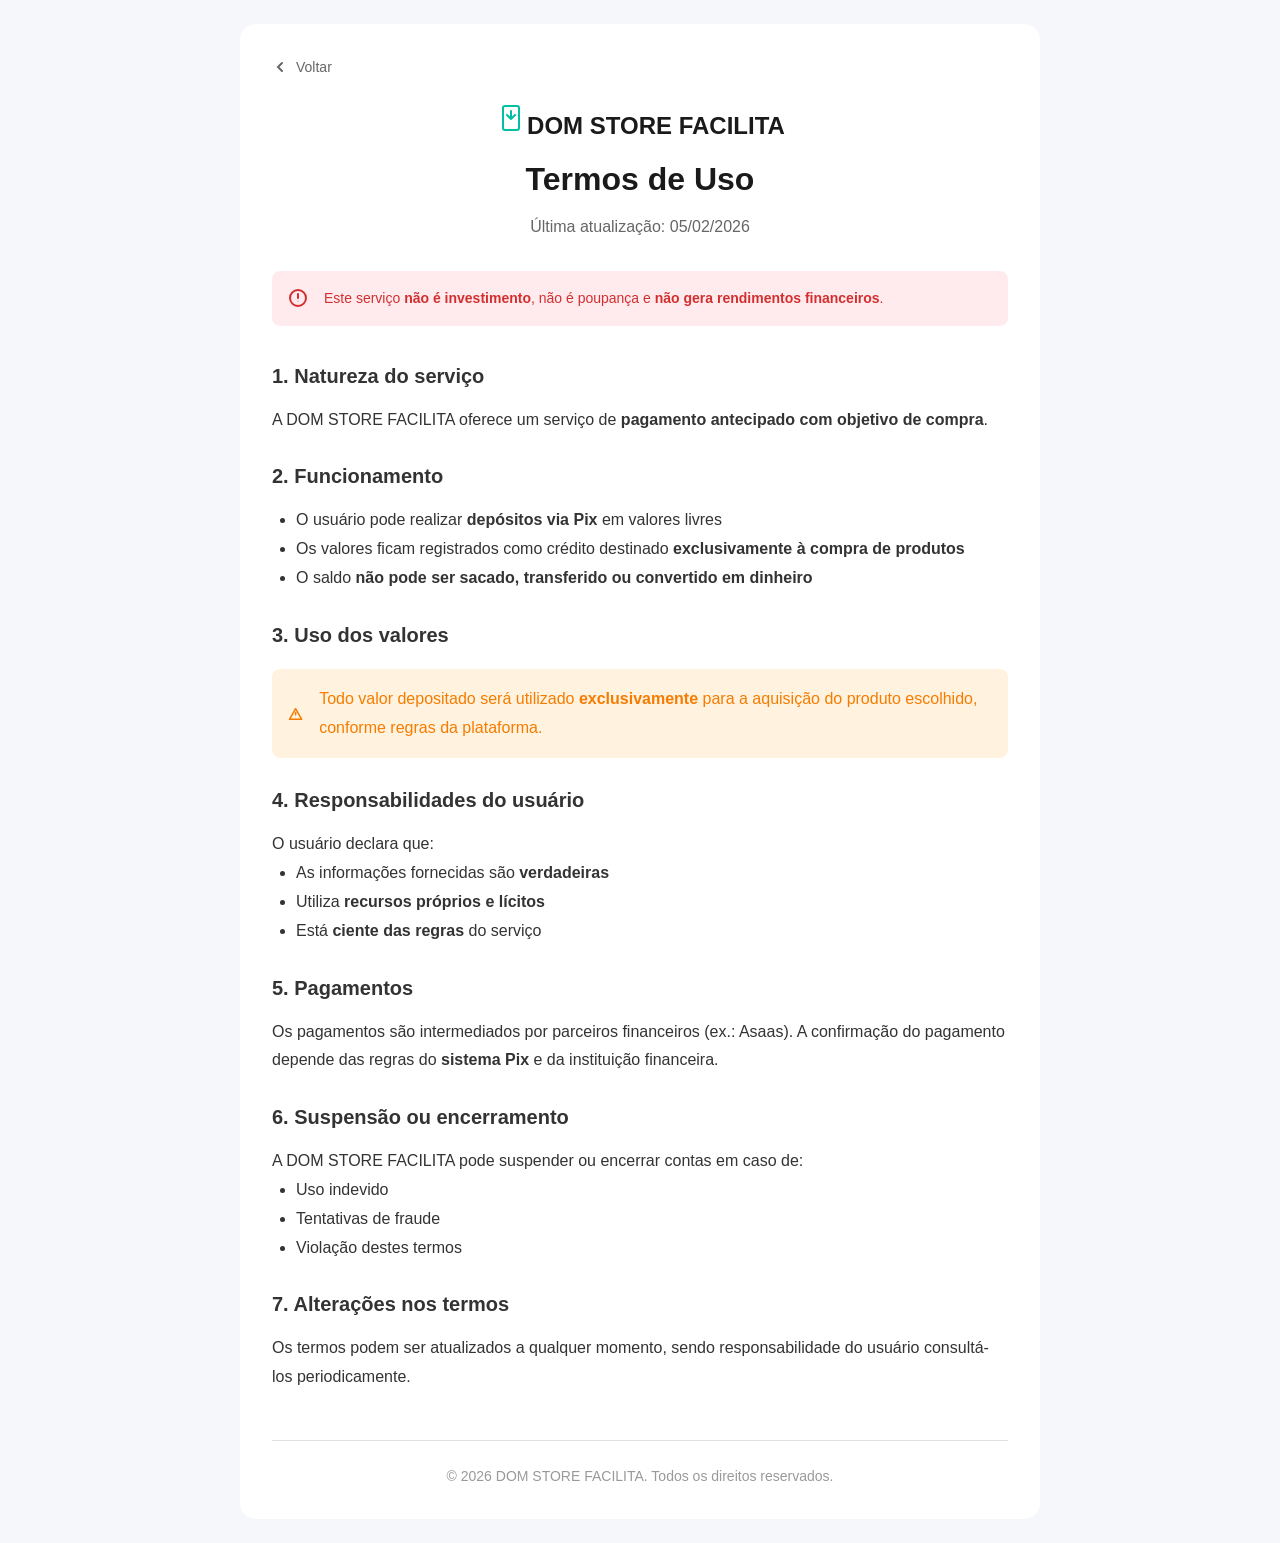
<file: dom-store-mvp/termos.html>
<!DOCTYPE html>
<html lang="pt-BR">
<head>
    <meta charset="UTF-8">
        <meta name="viewport" content="width=device-width, initial-scale=1.0, viewport-fit=cover">
    <meta name="description" content="Conquiste seu iPhone dos sonhos com pagamentos flexíveis via Pix - DOM STORE FACILITA">
    
    <!-- PWA Meta Tags -->
    <meta name="theme-color" content="#FEDB19">
    <meta name="mobile-web-app-capable" content="yes">
    <meta name="apple-mobile-web-app-capable" content="yes">
    <meta name="apple-mobile-web-app-status-bar-style" content="black-translucent">
    <meta name="apple-mobile-web-app-title" content="DOM STORE FACILITA">
    
    <!-- Manifest -->
    <link rel="manifest" href="./manifest.json">
    
    <!-- Icons -->
    <link rel="icon" type="image/png" sizes="32x32" href="./assets/logo-dom-store-v1.png">
    <link rel="apple-touch-icon" href="./assets/logo-dom-store-v1.png">

    <title>Termos de Uso - DOM STORE FACILITA</title>
    <link rel="stylesheet" href="css/global.css">
    <link rel="stylesheet" href="css/logo.css">
    <link rel="stylesheet" href="css/auth.css">
    <link rel="stylesheet" href="css/responsive.css">
</head>
<body style="background: var(--color-bg-secondary); padding: 24px;">
    <div style="max-width: 800px; margin: 0 auto; background: white; border-radius: 16px; padding: 32px;">
        <a href="dashboard.html" style="display: flex; align-items: center; gap: 8px; color: #666; font-size: 14px; margin-bottom: 24px;">
            <svg width="16" height="16" viewBox="0 0 16 16" fill="none">
                <path d="M10 12L6 8L10 4" stroke="currentColor" stroke-width="2" stroke-linecap="round"/>
            </svg>
            Voltar
        </a>

        <div style="text-align: center; margin-bottom: 32px;">
            <div class="logo" style="justify-content: center; margin-bottom: 16px;">
                <svg width="32" height="32" viewBox="0 0 32 32" fill="none">
                    <rect x="8" y="4" width="16" height="24" rx="2" stroke="#00BFA5" stroke-width="2"/>
                    <path d="M16 9L16 17M16 17L12 13M16 17L20 13" stroke="#00BFA5" stroke-width="2" stroke-linecap="round"/>
                </svg>
                <span style="font-size: 24px; font-weight: 700;">DOM STORE FACILITA</span>
            </div>
            <h1 style="font-size: 32px; font-weight: 700; margin-bottom: 8px;">Termos de Uso</h1>
            <p style="color: #666;">Última atualização: 05/02/2026</p>
        </div>

        <div class="alert alert-error" style="margin-bottom: 32px;">
            <svg width="20" height="20" viewBox="0 0 20 20" fill="none">
                <circle cx="10" cy="10" r="8" stroke="currentColor" stroke-width="2"/>
                <path d="M10 6V10" stroke="currentColor" stroke-width="2" stroke-linecap="round"/>
                <circle cx="10" cy="13" r="0.5" fill="currentColor"/>
            </svg>
            <span style="font-size: 14px;">
                Este serviço <strong>não é investimento</strong>, não é poupança e <strong>não gera rendimentos financeiros</strong>.
            </span>
        </div>

        <div style="line-height: 1.8; color: #333;">
            <h2 style="font-size: 20px; font-weight: 600; margin: 24px 0 12px;">1. Natureza do serviço</h2>
            <p>A DOM STORE FACILITA oferece um serviço de <strong>pagamento antecipado com objetivo de compra</strong>.</p>

            <h2 style="font-size: 20px; font-weight: 600; margin: 24px 0 12px;">2. Funcionamento</h2>
            <ul style="padding-left: 24px;">
                <li>O usuário pode realizar <strong>depósitos via Pix</strong> em valores livres</li>
                <li>Os valores ficam registrados como crédito destinado <strong>exclusivamente à compra de produtos</strong></li>
                <li>O saldo <strong>não pode ser sacado, transferido ou convertido em dinheiro</strong></li>
            </ul>

            <h2 style="font-size: 20px; font-weight: 600; margin: 24px 0 12px;">3. Uso dos valores</h2>
            <div class="alert alert-warning" style="margin: 16px 0;">
                <svg width="20" height="20" viewBox="0 0 20 20" fill="none">
                    <path d="M10 3L2 17H18L10 3Z" stroke="currentColor" stroke-width="2" stroke-linejoin="round"/>
                    <path d="M10 8V11" stroke="currentColor" stroke-width="2" stroke-linecap="round"/>
                    <circle cx="10" cy="14" r="0.5" fill="currentColor"/>
                </svg>
                <span>Todo valor depositado será utilizado <strong>exclusivamente</strong> para a aquisição do produto escolhido, conforme regras da plataforma.</span>
            </div>

            <h2 style="font-size: 20px; font-weight: 600; margin: 24px 0 12px;">4. Responsabilidades do usuário</h2>
            <p>O usuário declara que:</p>
            <ul style="padding-left: 24px;">
                <li>As informações fornecidas são <strong>verdadeiras</strong></li>
                <li>Utiliza <strong>recursos próprios e lícitos</strong></li>
                <li>Está <strong>ciente das regras</strong> do serviço</li>
            </ul>

            <h2 style="font-size: 20px; font-weight: 600; margin: 24px 0 12px;">5. Pagamentos</h2>
            <p>Os pagamentos são intermediados por parceiros financeiros (ex.: Asaas). A confirmação do pagamento depende das regras do <strong>sistema Pix</strong> e da instituição financeira.</p>

            <h2 style="font-size: 20px; font-weight: 600; margin: 24px 0 12px;">6. Suspensão ou encerramento</h2>
            <p>A DOM STORE FACILITA pode suspender ou encerrar contas em caso de:</p>
            <ul style="padding-left: 24px;">
                <li>Uso indevido</li>
                <li>Tentativas de fraude</li>
                <li>Violação destes termos</li>
            </ul>

            <h2 style="font-size: 20px; font-weight: 600; margin: 24px 0 12px;">7. Alterações nos termos</h2>
            <p>Os termos podem ser atualizados a qualquer momento, sendo responsabilidade do usuário consultá-los periodicamente.</p>
        </div>

        <div style="margin-top: 48px; padding-top: 24px; border-top: 1px solid #E0E0E0; text-align: center; color: #999; font-size: 14px;">
            <p>© 2026 DOM STORE FACILITA. Todos os direitos reservados.</p>
        </div>
    </div>
        <script src="./js/pwa-register.js"></script>
    <script src="js/pwa-register.js"></script>
</body>
</html>
</file>
<file: dom-store-mvp/css/global.css>
/**
 * ZENTRA - Estilos Globais
 * 
 * Este arquivo contém:
 * - Variáveis CSS (cores, fontes, espaçamentos)
 * - Reset CSS
 * - Estilos de componentes reutilizáveis (botões, badges, etc)
 * - Utilitários
 */

/* ========== VARIÁVEIS CSS ========== */
:root {
    /* Cores principais - DOM Store */
    --color-primary: #FEDB19;
    --color-primary-dark: #E5C300;
    --color-primary-light: #FFFBEA;
    
    /* Cores de texto */
    --color-text-primary: #1A1A1A;
    --color-text-secondary: #666666;
    --color-text-tertiary: #999999;
    
    /* Cores de fundo */
    --color-bg-primary: #FFFFFF;
    --color-bg-secondary: #F5F7FA;
    --color-bg-tertiary: #E8EDF2;
    
    /* Cores de feedback */
    --color-success: #FEDB19;
    --color-error: #F44336;
    --color-warning: #FF9800;
    --color-info: #2196F3;
    
    /* Fontes */
    --font-family: -apple-system, BlinkMacSystemFont, 'Segoe UI', 'Roboto', 'Oxygen', 'Ubuntu', 'Cantarell', 'Fira Sans', 'Droid Sans', 'Helvetica Neue', sans-serif;
    
    /* Tamanhos de fonte */
    --font-size-xs: 0.75rem;    /* 12px */
    --font-size-sm: 0.875rem;   /* 14px */
    --font-size-base: 1rem;     /* 16px */
    --font-size-lg: 1.125rem;   /* 18px */
    --font-size-xl: 1.25rem;    /* 20px */
    --font-size-2xl: 1.5rem;    /* 24px */
    --font-size-3xl: 2rem;      /* 32px */
    --font-size-4xl: 2.5rem;    /* 40px */
    --font-size-5xl: 3rem;      /* 48px */
    
    /* Pesos de fonte */
    --font-weight-normal: 400;
    --font-weight-medium: 500;
    --font-weight-semibold: 600;
    --font-weight-bold: 700;
    
    /* Espaçamentos */
    --spacing-xs: 0.25rem;   /* 4px */
    --spacing-sm: 0.5rem;    /* 8px */
    --spacing-md: 1rem;      /* 16px */
    --spacing-lg: 1.5rem;    /* 24px */
    --spacing-xl: 2rem;      /* 32px */
    --spacing-2xl: 3rem;     /* 48px */
    --spacing-3xl: 4rem;     /* 64px */
    
    /* Border radius */
    --radius-sm: 4px;
    --radius-md: 8px;
    --radius-lg: 12px;
    --radius-xl: 16px;
    --radius-full: 9999px;
    
    /* Sombras */
    --shadow-sm: 0 1px 2px rgba(0, 0, 0, 0.05);
    --shadow-md: 0 4px 6px rgba(0, 0, 0, 0.07);
    --shadow-lg: 0 10px 15px rgba(0, 0, 0, 0.1);
    --shadow-xl: 0 20px 25px rgba(0, 0, 0, 0.15);
    
    /* Transitions */
    --transition-fast: 150ms ease;
    --transition-base: 250ms ease;
    --transition-slow: 350ms ease;
}

/* ========== RESET CSS ========== */
* {
    margin: 0;
    padding: 0;
    box-sizing: border-box;
}

html {
    font-size: 16px;
    -webkit-font-smoothing: antialiased;
    -moz-osx-font-smoothing: grayscale;
}

body {
    font-family: var(--font-family);
    font-size: var(--font-size-base);
    line-height: 1.6;
    color: var(--color-text-primary);
    background-color: var(--color-bg-primary);
}

a {
    text-decoration: none;
    color: inherit;
}

img {
    max-width: 100%;
    display: block;
}

button {
    font-family: inherit;
    cursor: pointer;
    border: none;
    background: none;
}

input,
textarea,
select {
    font-family: inherit;
    font-size: inherit;
}

/* ========== CONTAINER ========== */
.container {
    width: 100%;
    max-width: 1200px;
    margin: 0 auto;
    padding: 0 var(--spacing-lg);
}

/* ========== BOTÕES ========== */
.btn {
    display: inline-flex;
    align-items: center;
    justify-content: center;
    gap: var(--spacing-sm);
    padding: var(--spacing-sm) var(--spacing-lg);
    border-radius: var(--radius-md);
    font-weight: var(--font-weight-medium);
    font-size: var(--font-size-base);
    transition: all var(--transition-base);
    white-space: nowrap;
}

.btn-primary {
    background-color: var(--color-primary);
    color: #1A1A1A;
    font-weight: var(--font-weight-bold);
}

.btn-primary:hover {
    background-color: var(--color-primary-dark);
    transform: translateY(-1px);
    box-shadow: var(--shadow-md);
}

.btn-secondary {
    background-color: transparent;
    color: var(--color-primary);
    border: 2px solid var(--color-primary);
}

.btn-secondary:hover {
    background-color: var(--color-primary-light);
}

.btn-large {
    padding: var(--spacing-md) var(--spacing-xl);
    font-size: var(--font-size-lg);
}

.btn:disabled {
    opacity: 0.5;
    cursor: not-allowed;
}

/* ========== BADGES ========== */
.badge {
    display: inline-flex;
    align-items: center;
    gap: var(--spacing-xs);
    padding: var(--spacing-xs) var(--spacing-md);
    background-color: var(--color-primary-light);
    color: var(--color-primary);
    border-radius: var(--radius-full);
    font-size: var(--font-size-sm);
    font-weight: var(--font-weight-medium);
}

/* ========== INPUTS ========== */
.input-group {
    display: flex;
    flex-direction: column;
    gap: var(--spacing-sm);
}

.input-label {
    font-size: var(--font-size-sm);
    font-weight: var(--font-weight-medium);
    color: var(--color-text-primary);
}

.input {
    padding: var(--spacing-md);
    border: 2px solid var(--color-bg-tertiary);
    border-radius: var(--radius-md);
    font-size: var(--font-size-base);
    transition: border-color var(--transition-base);
}

.input:focus {
    outline: none;
    border-color: var(--color-primary);
}

.input.error {
    border-color: var(--color-error);
}

.input-error-message {
    font-size: var(--font-size-sm);
    color: var(--color-error);
    display: flex;
    align-items: center;
    gap: var(--spacing-xs);
}

/* ========== CHECKBOX ========== */
.checkbox-container {
    display: flex;
    align-items: flex-start;
    gap: var(--spacing-md);
    cursor: pointer;
}

.checkbox {
    width: 20px;
    height: 20px;
    border: 2px solid var(--color-bg-tertiary);
    border-radius: var(--radius-sm);
    cursor: pointer;
    transition: all var(--transition-base);
}

.checkbox:checked {
    background-color: var(--color-primary);
    border-color: var(--color-primary);
}

/* ========== CARDS ========== */
.card {
    background-color: var(--color-bg-primary);
    border-radius: var(--radius-xl);
    padding: var(--spacing-xl);
    box-shadow: var(--shadow-sm);
}

/* ========== LOADING ========== */
.loading-spinner {
    display: inline-block;
    width: 20px;
    height: 20px;
    border: 3px solid rgba(255, 255, 255, 0.3);
    border-radius: 50%;
    border-top-color: white;
    animation: spinner 0.6s linear infinite;
}

@keyframes spinner {
    to {
        transform: rotate(360deg);
    }
}

/* ========== ALERT ========== */
.alert {
    padding: var(--spacing-md);
    border-radius: var(--radius-md);
    display: flex;
    align-items: center;
    gap: var(--spacing-md);
}

.alert-info {
    background-color: #E3F2FD;
    color: #1976D2;
}

.alert-warning {
    background-color: #FFF3E0;
    color: #F57C00;
}

.alert-error {
    background-color: #FFEBEE;
    color: #D32F2F;
}

.alert-success {
    background-color: var(--color-primary-light);
    color: var(--color-primary-dark);
}

/* ========== MODAL ========== */
.modal-overlay {
    position: fixed;
    top: 0;
    left: 0;
    right: 0;
    bottom: 0;
    background-color: rgba(0, 0, 0, 0.5);
    display: flex;
    align-items: center;
    justify-content: center;
    z-index: 1000;
    padding: var(--spacing-lg);
}

.modal {
    background-color: white;
    border-radius: var(--radius-xl);
    max-width: 500px;
    width: 100%;
    max-height: 90vh;
    overflow-y: auto;
    position: relative;
}

.modal-header {
    padding: var(--spacing-xl);
    border-bottom: 1px solid var(--color-bg-tertiary);
    display: flex;
    align-items: center;
    justify-content: space-between;
}

.modal-body {
    padding: var(--spacing-xl);
}

.modal-footer {
    padding: var(--spacing-xl);
    border-top: 1px solid var(--color-bg-tertiary);
    display: flex;
    gap: var(--spacing-md);
    justify-content: flex-end;
}

.modal-close {
    width: 32px;
    height: 32px;
    display: flex;
    align-items: center;
    justify-content: center;
    border-radius: 50%;
    transition: background-color var(--transition-base);
}

.modal-close:hover {
    background-color: var(--color-bg-secondary);
}

/* ========== UTILITIES ========== */
.text-center {
    text-align: center;
}

.text-primary {
    color: var(--color-primary);
}

.text-secondary {
    color: var(--color-text-secondary);
}

.mt-sm { margin-top: var(--spacing-sm); }
.mt-md { margin-top: var(--spacing-md); }
.mt-lg { margin-top: var(--spacing-lg); }
.mt-xl { margin-top: var(--spacing-xl); }

.mb-sm { margin-bottom: var(--spacing-sm); }
.mb-md { margin-bottom: var(--spacing-md); }
.mb-lg { margin-bottom: var(--spacing-lg); }
.mb-xl { margin-bottom: var(--spacing-xl); }

.hidden {
    display: none !important;
}

/* ========== RESPONSIVE ========== */
@media (max-width: 768px) {
    :root {
        --font-size-3xl: 1.75rem;
        --font-size-4xl: 2rem;
        --font-size-5xl: 2.25rem;
    }
    
    .container {
        padding: 0 var(--spacing-md);
    }
}
</file>
<file: dom-store-mvp/css/logo.css>
/**
 * DOM Store - Logo Component (CSS Text Logo)
 * Resolve o problema de whitespace do PNG
 */

.logo {
    display: flex;
    align-items: baseline;
    gap: 0;
    flex-shrink: 0;
    cursor: pointer;
    text-decoration: none;
    line-height: 1;
}

.logo-dom {
    font-size: 28px;
    font-weight: 900;
    font-style: italic;
    color: #FEDB19;
    letter-spacing: -1px;
    font-family: -apple-system, BlinkMacSystemFont, 'Segoe UI', Arial, sans-serif;
    line-height: 1;
    text-shadow: 1px 1px 0 rgba(0,0,0,0.08);
}

.logo-store {
    font-size: 12px;
    font-weight: 600;
    color: #1A1A1A;
    letter-spacing: 1.5px;
    text-transform: uppercase;
    font-family: -apple-system, BlinkMacSystemFont, 'Segoe UI', Arial, sans-serif;
    margin-left: 3px;
    align-self: flex-end;
    padding-bottom: 3px;
}

/* Versão maior para auth pages */
.auth-logo .logo-dom {
    font-size: 42px;
}
.auth-logo .logo-store {
    font-size: 16px;
    padding-bottom: 5px;
}

/* Auth logo container */
.auth-logo {
    display: flex;
    align-items: baseline;
    gap: 0;
    margin-bottom: var(--spacing-xl);
    justify-content: center;
}

/* Mobile - reduz um pouco */
@media (max-width: 768px) {
    .logo-dom {
        font-size: 24px;
    }
    .logo-store {
        font-size: 11px;
    }
    .auth-logo .logo-dom {
        font-size: 36px;
    }
}
</file>
<file: dom-store-mvp/css/home-novo.css>
/**
 * DOM Store - Home NOVO (v2)
 * Copy, branding e responsividade melhorados
 */

/* ========== RESET & BASE ========== */
*, *::before, *::after { box-sizing: border-box; margin: 0; padding: 0; }

/* ========== HEADER ========== */
.header {
    background: rgba(255,255,255,0.96);
    backdrop-filter: blur(12px);
    -webkit-backdrop-filter: blur(12px);
    border-bottom: 1px solid #F0F0F0;
    padding: 16px 0;
    position: sticky;
    top: 0;
    z-index: 200;
}

.header .container {
    display: flex;
    align-items: center;
    justify-content: space-between;
}

.logo {
    display: flex;
    align-items: center;
    gap: 4px;
    text-decoration: none;
}

.logo-dom {
    font-size: 22px;
    font-weight: 900;
    color: #1A1A1A;
    letter-spacing: -1px;
}

.logo-store {
    font-size: 22px;
    font-weight: 400;
    color: #1A1A1A;
    letter-spacing: -0.5px;
}

.nav {
    display: flex;
    align-items: center;
    gap: 24px;
}

.nav-link {
    color: #555;
    font-weight: 500;
    font-size: 15px;
    text-decoration: none;
    transition: color 0.2s;
}

.nav-link:hover { color: #1A1A1A; }

.btn-nav-primary {
    background: #FEDB19;
    color: #1A1A1A;
    font-weight: 700;
    font-size: 14px;
    padding: 10px 20px;
    border-radius: 8px;
    border: none;
    cursor: pointer;
    transition: background 0.2s, transform 0.15s;
    text-decoration: none;
    display: inline-block;
}

.btn-nav-primary:hover {
    background: #E5C300;
    transform: translateY(-1px);
}

/* Hamburger */
.hamburger {
    display: none;
    flex-direction: column;
    gap: 5px;
    cursor: pointer;
    padding: 4px;
    background: none;
    border: none;
}

.hamburger span {
    display: block;
    width: 24px;
    height: 2px;
    background: #1A1A1A;
    border-radius: 2px;
    transition: all 0.3s;
}

/* Mobile nav overlay */
.mobile-nav {
    display: none;
    position: fixed;
    inset: 0;
    background: white;
    z-index: 300;
    flex-direction: column;
    align-items: center;
    justify-content: center;
    gap: 32px;
}

.mobile-nav.aberto { display: flex; }

.mobile-nav a, .mobile-nav button {
    font-size: 20px;
    font-weight: 600;
    text-decoration: none;
    color: #1A1A1A;
    background: none;
    border: none;
    cursor: pointer;
}

.mobile-nav-close {
    position: absolute;
    top: 20px;
    right: 24px;
    font-size: 28px;
    cursor: pointer;
    background: none;
    border: none;
    color: #1A1A1A;
    line-height: 1;
}

.mobile-nav .btn-mobile-cta {
    background: #FEDB19;
    color: #1A1A1A;
    font-weight: 800;
    font-size: 16px;
    padding: 16px 40px;
    border-radius: 12px;
    border: none;
    cursor: pointer;
    width: 260px;
    text-align: center;
}

/* ========== HERO ========== */
.hero {
    background: linear-gradient(160deg, #FFFBF0 0%, #FFF5CC 60%, #FFFBF0 100%);
    padding: 80px 0 64px;
    overflow: hidden;
    position: relative;
}

.hero::after {
    content: '';
    position: absolute;
    bottom: -1px;
    left: 0;
    right: 0;
    height: 60px;
    background: white;
    clip-path: ellipse(55% 100% at 50% 100%);
}

.hero-content {
    display: grid;
    grid-template-columns: 1fr 420px;
    gap: 64px;
    align-items: center;
}

/* Badge */
.hero-badge {
    display: inline-flex;
    align-items: center;
    gap: 8px;
    padding: 6px 16px 6px 6px;
    background: white;
    border: 1px solid #F0F0F0;
    border-radius: 100px;
    font-size: 13px;
    font-weight: 600;
    color: #555;
    margin-bottom: 24px;
    box-shadow: 0 2px 8px rgba(0,0,0,0.06);
}

.hero-badge-dot {
    width: 22px;
    height: 22px;
    background: #FEDB19;
    border-radius: 50%;
    display: flex;
    align-items: center;
    justify-content: center;
    font-size: 12px;
}

/* Headline */
.hero-title {
    font-size: 56px;
    font-weight: 900;
    line-height: 1.05;
    letter-spacing: -2px;
    color: #1A1A1A;
    margin-bottom: 20px;
}

.hero-title .destaque {
    color: #FEDB19;
    position: relative;
    display: inline-block;
}

.hero-title .destaque::after {
    content: '';
    position: absolute;
    bottom: 2px;
    left: 0;
    right: 0;
    height: 6px;
    background: #FEDB19;
    opacity: 0.3;
    border-radius: 3px;
}

.hero-subtitle {
    font-size: 19px;
    color: #555;
    line-height: 1.6;
    margin-bottom: 36px;
    max-width: 480px;
}

.hero-subtitle strong {
    color: #1A1A1A;
    font-weight: 700;
}

/* Trust pillars inline */
.hero-pillars {
    display: flex;
    gap: 20px;
    margin-bottom: 36px;
    flex-wrap: wrap;
}

.pillar {
    display: flex;
    align-items: center;
    gap: 8px;
    font-size: 14px;
    font-weight: 600;
    color: #333;
}

.pillar-icon {
    width: 28px;
    height: 28px;
    background: #1A1A1A;
    border-radius: 50%;
    display: flex;
    align-items: center;
    justify-content: center;
}

/* CTA */
.hero-cta-group {
    display: flex;
    align-items: center;
    gap: 16px;
    flex-wrap: wrap;
}

.btn-hero-primary {
    background: #1A1A1A;
    color: white;
    font-weight: 800;
    font-size: 16px;
    padding: 16px 32px;
    border-radius: 12px;
    border: none;
    cursor: pointer;
    display: inline-flex;
    align-items: center;
    gap: 10px;
    transition: background 0.2s, transform 0.15s, box-shadow 0.2s;
    box-shadow: 0 4px 20px rgba(26,26,26,0.25);
}

.btn-hero-primary:hover {
    background: #333;
    transform: translateY(-2px);
    box-shadow: 0 8px 30px rgba(26,26,26,0.3);
}

.btn-hero-primary svg { transition: transform 0.2s; }
.btn-hero-primary:hover svg { transform: translateX(3px); }

.btn-hero-secondary {
    background: transparent;
    color: #555;
    font-weight: 600;
    font-size: 15px;
    padding: 16px 24px;
    border-radius: 12px;
    border: 1.5px solid #DDD;
    cursor: pointer;
    transition: all 0.2s;
}

.btn-hero-secondary:hover {
    border-color: #1A1A1A;
    color: #1A1A1A;
}

.cta-microcopy {
    font-size: 12px;
    color: #999;
    margin-top: 12px;
    display: flex;
    align-items: center;
    gap: 6px;
}

/* ========== HERO VISUAL (direita) ========== */
.hero-visual {
    position: relative;
}

.hero-card-main {
    background: #1A1A1A;
    border-radius: 24px;
    padding: 28px;
    color: white;
    position: relative;
    overflow: hidden;
    box-shadow: 0 24px 60px rgba(0,0,0,0.2);
}

.hero-card-main::before {
    content: '';
    position: absolute;
    top: -40px;
    right: -40px;
    width: 180px;
    height: 180px;
    background: #FEDB19;
    border-radius: 50%;
    opacity: 0.08;
}

.hc-label {
    font-size: 11px;
    font-weight: 700;
    text-transform: uppercase;
    letter-spacing: 1px;
    color: #888;
    margin-bottom: 8px;
}

.hc-model {
    font-size: 22px;
    font-weight: 800;
    margin-bottom: 4px;
    color: white;
}

.hc-specs {
    font-size: 13px;
    color: #888;
    margin-bottom: 24px;
}

.hc-progress-label {
    display: flex;
    justify-content: space-between;
    font-size: 12px;
    color: #888;
    margin-bottom: 8px;
}

.hc-progress-label span:last-child { color: #FEDB19; font-weight: 700; }

.hc-bar {
    height: 8px;
    background: #333;
    border-radius: 99px;
    overflow: hidden;
    margin-bottom: 20px;
}

.hc-bar-fill {
    height: 100%;
    background: linear-gradient(90deg, #FEDB19, #FFA000);
    border-radius: 99px;
    width: 68%;
}

.hc-values {
    display: flex;
    justify-content: space-between;
}

.hc-value-item { text-align: center; }
.hc-value-item .val { font-size: 18px; font-weight: 800; color: white; }
.hc-value-item .val-label { font-size: 11px; color: #888; margin-top: 2px; }

.hc-divider {
    width: 1px;
    background: #333;
    align-self: stretch;
}

/* Floating deposit card */
.hero-card-float {
    position: absolute;
    bottom: -20px;
    right: -20px;
    background: white;
    border-radius: 16px;
    padding: 14px 18px;
    box-shadow: 0 8px 32px rgba(0,0,0,0.15);
    display: flex;
    align-items: center;
    gap: 12px;
    min-width: 200px;
}

.hcf-icon {
    width: 40px;
    height: 40px;
    background: #E8FFF5;
    border-radius: 50%;
    display: flex;
    align-items: center;
    justify-content: center;
    flex-shrink: 0;
}

.hcf-text { line-height: 1.3; }
.hcf-title { font-size: 13px; font-weight: 700; color: #1A1A1A; }
.hcf-sub { font-size: 11px; color: #888; }

/* Floating trust card */
.hero-card-trust {
    position: absolute;
    top: -16px;
    left: -20px;
    background: white;
    border-radius: 14px;
    padding: 12px 16px;
    box-shadow: 0 8px 32px rgba(0,0,0,0.12);
    display: flex;
    align-items: center;
    gap: 10px;
}

.hct-avatars {
    display: flex;
}

.hct-avatar {
    width: 28px;
    height: 28px;
    border-radius: 50%;
    border: 2px solid white;
    background: linear-gradient(135deg, #FEDB19, #FFA000);
    display: flex;
    align-items: center;
    justify-content: center;
    font-size: 11px;
    font-weight: 700;
    color: #1A1A1A;
    margin-left: -8px;
}

.hct-avatar:first-child { margin-left: 0; }

.hct-text { line-height: 1.3; }
.hct-num { font-size: 13px; font-weight: 800; color: #1A1A1A; }
.hct-label { font-size: 10px; color: #888; }

/* ========== TRUST BAR ========== */
.trust-bar {
    background: white;
    padding: 28px 0;
    border-bottom: 1px solid #F0F0F0;
}

.trust-bar-inner {
    display: flex;
    align-items: center;
    justify-content: center;
    gap: 48px;
    flex-wrap: wrap;
}

.trust-item {
    display: flex;
    align-items: center;
    gap: 12px;
}

.trust-item-icon {
    width: 44px;
    height: 44px;
    background: #FFFBF0;
    border-radius: 12px;
    display: flex;
    align-items: center;
    justify-content: center;
    flex-shrink: 0;
}

.trust-item-text { line-height: 1.3; }
.trust-item-title { font-size: 15px; font-weight: 700; color: #1A1A1A; }
.trust-item-sub { font-size: 12px; color: #888; }

.trust-divider {
    width: 1px;
    height: 40px;
    background: #EEE;
}

/* ========== HOW IT WORKS ========== */
.how-it-works {
    background: white;
    padding: 96px 0 80px;
}

.section-eyebrow {
    font-size: 12px;
    font-weight: 800;
    text-transform: uppercase;
    letter-spacing: 2px;
    color: #FEDB19;
    text-align: center;
    margin-bottom: 12px;
}

.section-title {
    font-size: 40px;
    font-weight: 900;
    letter-spacing: -1.5px;
    text-align: center;
    color: #1A1A1A;
    margin-bottom: 12px;
}

.section-subtitle {
    font-size: 17px;
    color: #777;
    text-align: center;
    max-width: 520px;
    margin: 0 auto 64px;
    line-height: 1.6;
}

.steps {
    display: grid;
    grid-template-columns: repeat(3, 1fr);
    gap: 24px;
    margin-bottom: 48px;
    position: relative;
}

/* Connector line */
.steps::before {
    content: '';
    position: absolute;
    top: 44px;
    left: calc(33.33% / 2 + 16px);
    right: calc(33.33% / 2 + 16px);
    height: 2px;
    background: linear-gradient(90deg, #FEDB19, #FEDB19);
    background-size: 8px 2px;
    background-image: repeating-linear-gradient(90deg, #FEDB19 0, #FEDB19 4px, transparent 4px, transparent 12px);
    z-index: 0;
}

.step {
    background: #FAFAFA;
    border: 1.5px solid #F0F0F0;
    border-radius: 20px;
    padding: 32px 28px 28px;
    text-align: center;
    position: relative;
    z-index: 1;
    transition: border-color 0.2s, transform 0.2s, box-shadow 0.2s;
}

.step:hover {
    border-color: #FEDB19;
    transform: translateY(-6px);
    box-shadow: 0 16px 40px rgba(0,0,0,0.08);
}

.step-number {
    width: 48px;
    height: 48px;
    background: #FEDB19;
    color: #1A1A1A;
    border-radius: 50%;
    display: flex;
    align-items: center;
    justify-content: center;
    font-size: 20px;
    font-weight: 900;
    margin: 0 auto 20px;
    box-shadow: 0 4px 16px rgba(254,219,25,0.4);
    position: relative;
    z-index: 2;
}

.step-icon {
    width: 64px;
    height: 64px;
    margin: 0 auto 20px;
    display: flex;
    align-items: center;
    justify-content: center;
}

.step-title {
    font-size: 18px;
    font-weight: 800;
    color: #1A1A1A;
    margin-bottom: 10px;
    letter-spacing: -0.3px;
}

.step-description {
    font-size: 14px;
    color: #777;
    line-height: 1.6;
}

.step-tag {
    display: inline-block;
    margin-top: 14px;
    padding: 4px 12px;
    background: #FFFBF0;
    border: 1px solid #FEDB19;
    border-radius: 100px;
    font-size: 11px;
    font-weight: 700;
    color: #B8860B;
}

/* Benefits strip */
.benefits-strip {
    display: flex;
    justify-content: center;
    gap: 32px;
    flex-wrap: wrap;
    padding: 24px 32px;
    background: #FFFBF0;
    border-radius: 16px;
    border: 1.5px solid #FFF0A0;
    max-width: 700px;
    margin: 0 auto;
}

.benefit-item {
    display: flex;
    align-items: center;
    gap: 8px;
    font-size: 14px;
    font-weight: 600;
    color: #555;
}

.benefit-dot {
    width: 8px;
    height: 8px;
    background: #FEDB19;
    border-radius: 50%;
    flex-shrink: 0;
}

/* ========== TRUST / NOT BANK ========== */
.not-bank {
    background: #1A1A1A;
    padding: 96px 0;
    position: relative;
    overflow: hidden;
}

.not-bank::before {
    content: '';
    position: absolute;
    top: -100px;
    left: -100px;
    width: 400px;
    height: 400px;
    background: radial-gradient(circle, rgba(254,219,25,0.07) 0%, transparent 70%);
}

.not-bank::after {
    content: '';
    position: absolute;
    bottom: -100px;
    right: -100px;
    width: 400px;
    height: 400px;
    background: radial-gradient(circle, rgba(254,219,25,0.05) 0%, transparent 70%);
}

.not-bank-content {
    display: grid;
    grid-template-columns: 1fr 1fr;
    gap: 80px;
    align-items: center;
    position: relative;
    z-index: 1;
}

.nb-eyebrow {
    font-size: 12px;
    font-weight: 800;
    text-transform: uppercase;
    letter-spacing: 2px;
    color: #FEDB19;
    margin-bottom: 16px;
}

.not-bank-title {
    font-size: 42px;
    font-weight: 900;
    letter-spacing: -1.5px;
    color: white;
    margin-bottom: 20px;
    line-height: 1.1;
}

.not-bank-title span { color: #FEDB19; }

.not-bank-description {
    font-size: 17px;
    color: rgba(255,255,255,0.6);
    line-height: 1.7;
    margin-bottom: 36px;
}

.not-bank-list {
    list-style: none;
    display: flex;
    flex-direction: column;
    gap: 16px;
}

.not-bank-list li {
    display: flex;
    align-items: flex-start;
    gap: 14px;
    font-size: 15px;
    color: rgba(255,255,255,0.85);
    font-weight: 500;
    line-height: 1.5;
}

.nb-check {
    width: 22px;
    height: 22px;
    background: #FEDB19;
    border-radius: 50%;
    flex-shrink: 0;
    display: flex;
    align-items: center;
    justify-content: center;
    margin-top: 2px;
}

/* Right side: Visual blocks */
.not-bank-visual {
    display: flex;
    flex-direction: column;
    gap: 16px;
}

.nb-card {
    background: rgba(255,255,255,0.06);
    border: 1px solid rgba(255,255,255,0.1);
    border-radius: 16px;
    padding: 20px 24px;
    display: flex;
    align-items: center;
    gap: 16px;
}

.nb-card-icon {
    width: 48px;
    height: 48px;
    border-radius: 12px;
    display: flex;
    align-items: center;
    justify-content: center;
    font-size: 22px;
    flex-shrink: 0;
}

.nb-card-icon.yellow { background: rgba(254,219,25,0.15); }
.nb-card-icon.green { background: rgba(0,191,165,0.15); }
.nb-card-icon.blue { background: rgba(33,150,243,0.15); }

.nb-card-title { font-size: 15px; font-weight: 700; color: white; margin-bottom: 2px; }
.nb-card-sub { font-size: 13px; color: rgba(255,255,255,0.5); }

/* ========== FAQ ========== */
.faq {
    background: white;
    padding: 80px 0;
}

.faq-grid {
    display: grid;
    grid-template-columns: 1fr 1fr;
    gap: 16px;
    margin-top: 48px;
}

.faq-item {
    background: #FAFAFA;
    border: 1.5px solid #F0F0F0;
    border-radius: 16px;
    padding: 24px;
    cursor: pointer;
    transition: border-color 0.2s;
}

.faq-item:hover { border-color: #FEDB19; }

.faq-item.aberto {
    border-color: #FEDB19;
    background: #FFFBF0;
}

.faq-question {
    font-size: 16px;
    font-weight: 700;
    color: #1A1A1A;
    display: flex;
    justify-content: space-between;
    align-items: flex-start;
    gap: 16px;
}

.faq-toggle {
    width: 24px;
    height: 24px;
    background: #1A1A1A;
    border-radius: 50%;
    display: flex;
    align-items: center;
    justify-content: center;
    flex-shrink: 0;
    font-size: 16px;
    color: white;
    transition: background 0.2s, transform 0.2s;
}

.faq-item.aberto .faq-toggle {
    background: #FEDB19;
    color: #1A1A1A;
    transform: rotate(45deg);
}

.faq-answer {
    font-size: 14px;
    color: #666;
    line-height: 1.7;
    margin-top: 12px;
    display: none;
}

.faq-item.aberto .faq-answer { display: block; }

/* ========== CTA FINAL ========== */
.cta {
    background: #1A1A1A;
    padding: 96px 0;
    text-align: center;
    position: relative;
    overflow: hidden;
}

.cta::before {
    content: '';
    position: absolute;
    inset: 0;
    background: radial-gradient(ellipse at center top, rgba(254,219,25,0.1) 0%, transparent 60%);
    pointer-events: none;
}

.cta-eyebrow {
    font-size: 12px;
    font-weight: 800;
    text-transform: uppercase;
    letter-spacing: 2px;
    color: #FEDB19;
    margin-bottom: 16px;
}

.cta-title {
    font-size: 52px;
    font-weight: 900;
    letter-spacing: -2px;
    color: white;
    margin-bottom: 16px;
    line-height: 1.05;
}

.cta-title span { color: #FEDB19; }

.cta-description {
    font-size: 18px;
    color: rgba(255,255,255,0.6);
    margin-bottom: 40px;
    line-height: 1.6;
}

.btn-cta {
    background: #FEDB19;
    color: #1A1A1A;
    font-weight: 800;
    font-size: 17px;
    padding: 18px 44px;
    border-radius: 12px;
    border: none;
    cursor: pointer;
    display: inline-flex;
    align-items: center;
    gap: 10px;
    transition: background 0.2s, transform 0.15s, box-shadow 0.2s;
    box-shadow: 0 8px 32px rgba(254,219,25,0.3);
}

.btn-cta:hover {
    background: #E5C300;
    transform: translateY(-2px);
    box-shadow: 0 12px 40px rgba(254,219,25,0.4);
}

.cta-microcopy {
    font-size: 13px;
    color: rgba(255,255,255,0.4);
    margin-top: 16px;
}

/* ========== FOOTER ========== */
.footer {
    background: #111;
    padding: 32px 0;
    border-top: 1px solid rgba(255,255,255,0.06);
}

.footer-content {
    display: flex;
    align-items: center;
    justify-content: space-between;
    flex-wrap: wrap;
    gap: 16px;
}

.footer-logo {
    font-size: 18px;
    font-weight: 900;
    color: rgba(255,255,255,0.3);
    letter-spacing: -0.5px;
}

.footer-logo span { color: rgba(255,255,255,0.15); }

.footer-links {
    display: flex;
    align-items: center;
    gap: 24px;
}

.footer-links a {
    color: rgba(255,255,255,0.4);
    font-size: 13px;
    text-decoration: none;
    transition: color 0.2s;
}

.footer-links a:hover { color: rgba(255,255,255,0.8); }

.footer-copy {
    color: rgba(255,255,255,0.25);
    font-size: 13px;
}

/* ========== STICKY CTA MOBILE ========== */
.sticky-cta {
    display: none;
    position: fixed;
    bottom: 0;
    left: 0;
    right: 0;
    padding: 12px 16px;
    background: white;
    border-top: 1px solid #EEE;
    z-index: 150;
    box-shadow: 0 -4px 20px rgba(0,0,0,0.1);
}

.sticky-cta button {
    width: 100%;
    background: #1A1A1A;
    color: white;
    font-weight: 800;
    font-size: 16px;
    padding: 16px;
    border-radius: 12px;
    border: none;
    cursor: pointer;
    display: flex;
    align-items: center;
    justify-content: center;
    gap: 8px;
}

/* ========== CONTAINER ========== */
.container {
    max-width: 1160px;
    margin: 0 auto;
    padding: 0 24px;
}

/* ========== RESPONSIVE ========== */
@media (max-width: 1024px) {
    .hero-content {
        grid-template-columns: 1fr;
        gap: 48px;
        text-align: center;
    }

    .hero-title { font-size: 48px; }
    .hero-subtitle { margin: 0 auto 32px; }
    .hero-pillars { justify-content: center; }
    .hero-cta-group { justify-content: center; }
    .cta-microcopy { justify-content: center; }

    .hero-visual {
        max-width: 400px;
        margin: 0 auto;
    }

    .not-bank-content {
        grid-template-columns: 1fr;
        gap: 48px;
    }

    .faq-grid {
        grid-template-columns: 1fr;
    }

    .steps::before { display: none; }
}

@media (max-width: 768px) {
    .hero { padding: 56px 0 80px; }
    .hero-title { font-size: 38px; letter-spacing: -1px; }
    .hero-subtitle { font-size: 16px; }

    .nav { display: none; }
    .hamburger { display: flex; }
    .sticky-cta { display: block; }

    .hero-card-trust,
    .hero-card-float { display: none; }

    .steps { grid-template-columns: 1fr; }

    .section-title { font-size: 30px; }
    .not-bank-title { font-size: 32px; }
    .cta-title { font-size: 36px; }

    .trust-bar-inner {
        gap: 20px;
    }

    .trust-divider { display: none; }

    .benefits-strip { gap: 16px; }

    .footer-content {
        flex-direction: column;
        text-align: center;
    }

    body { padding-bottom: 72px; }
}

@media (max-width: 480px) {
    .hero-title { font-size: 32px; }
    .hero-cta-group { flex-direction: column; width: 100%; }
    .btn-hero-primary, .btn-hero-secondary { width: 100%; justify-content: center; }
    .hero-pillars { gap: 12px; }
    .cta-title { font-size: 28px; }
}
</file>
<file: dom-store-mvp/css/auth.css>
/**
 * ZENTRA - Estilos de Autenticação
 * 
 * Estilos para páginas de login, criar conta e autenticação
 */

/* ========== AUTH CONTAINER ========== */
.auth-container {
    min-height: 100vh;
    display: flex;
    flex-direction: column;
    align-items: center;
    justify-content: center;
    background-color: var(--color-bg-secondary);
    padding: var(--spacing-xl);
}

.auth-logo {
    display: flex;
    align-items: center;
    gap: var(--spacing-sm);
    margin-bottom: var(--spacing-xl);
}

.auth-logo .logo-text {
    font-size: var(--font-size-xl);
    font-weight: var(--font-weight-bold);
    color: var(--color-text-primary);
}

/* ========== AUTH CARD ========== */
.auth-card {
    background-color: white;
    border-radius: var(--radius-xl);
    padding: var(--spacing-2xl);
    width: 100%;
    max-width: 480px;
    box-shadow: var(--shadow-lg);
}

.auth-header {
    text-align: center;
    margin-bottom: var(--spacing-xl);
}

.auth-icon {
    width: 64px;
    height: 64px;
    background-color: var(--color-primary-light);
    border-radius: 50%;
    display: flex;
    align-items: center;
    justify-content: center;
    margin: 0 auto var(--spacing-lg);
}

.auth-title {
    font-size: var(--font-size-3xl);
    font-weight: var(--font-weight-bold);
    color: var(--color-text-primary);
    margin-bottom: var(--spacing-sm);
}

.auth-subtitle {
    font-size: var(--font-size-base);
    color: var(--color-text-secondary);
}

/* ========== AUTH FORM ========== */
.auth-form {
    display: flex;
    flex-direction: column;
    gap: var(--spacing-lg);
}

.input-row {
    display: grid;
    grid-template-columns: 100px 1fr;
    gap: var(--spacing-md);
}

.input-helper {
    font-size: var(--font-size-xs);
    color: var(--color-text-tertiary);
}

/* Password Input */
.password-input {
    position: relative;
}

.password-input .input {
    padding-right: 48px;
}

.password-toggle {
    position: absolute;
    right: var(--spacing-md);
    top: 50%;
    transform: translateY(-50%);
    background: none;
    border: none;
    cursor: pointer;
    display: flex;
    align-items: center;
    justify-content: center;
    padding: var(--spacing-xs);
    border-radius: var(--radius-sm);
    transition: background-color var(--transition-base);
}

.password-toggle:hover {
    background-color: var(--color-bg-secondary);
}

/* ========== TERMS BOX ========== */
.terms-box {
    border: 1px solid var(--color-bg-tertiary);
    border-radius: var(--radius-md);
    overflow: hidden;
}

.terms-header {
    background-color: #FFF3E0;
    padding: var(--spacing-md);
    border-bottom: 1px solid var(--color-bg-tertiary);
}

.terms-version {
    font-size: var(--font-size-sm);
    font-weight: var(--font-weight-medium);
    color: var(--color-text-primary);
}

.terms-content {
    padding: var(--spacing-lg);
    max-height: 300px;
    overflow-y: auto;
    font-size: var(--font-size-sm);
    color: var(--color-text-secondary);
    line-height: 1.6;
}

.terms-content p {
    margin-bottom: var(--spacing-md);
}

.terms-content ul {
    list-style: none;
    padding-left: 0;
}

.terms-content li {
    margin-bottom: var(--spacing-sm);
    padding-left: var(--spacing-lg);
    position: relative;
}

.terms-content li::before {
    content: '•';
    position: absolute;
    left: 0;
    color: var(--color-primary);
}

.terms-content strong {
    color: var(--color-text-primary);
    font-weight: var(--font-weight-semibold);
}

/* ========== CHECKBOX ========== */
.checkbox-container {
    display: flex;
    align-items: flex-start;
    gap: var(--spacing-md);
    cursor: pointer;
    user-select: none;
}

.checkbox {
    min-width: 20px;
    height: 20px;
    border: 2px solid var(--color-bg-tertiary);
    border-radius: var(--radius-sm);
    cursor: pointer;
    transition: all var(--transition-base);
    appearance: none;
    position: relative;
}

.checkbox:checked {
    background-color: var(--color-primary);
    border-color: var(--color-primary);
}

.checkbox:checked::after {
    content: '';
    position: absolute;
    left: 5px;
    top: 2px;
    width: 5px;
    height: 10px;
    border: solid white;
    border-width: 0 2px 2px 0;
    transform: rotate(45deg);
}

.checkbox-label {
    font-size: var(--font-size-sm);
    color: var(--color-text-secondary);
    line-height: 1.4;
}

/* ========== AUTH FOOTER ========== */
.auth-footer-text {
    text-align: center;
    font-size: var(--font-size-sm);
    color: var(--color-text-secondary);
}

.auth-link {
    color: var(--color-primary);
    font-weight: var(--font-weight-medium);
    text-decoration: none;
    transition: color var(--transition-base);
}

.auth-link:hover {
    color: var(--color-primary-dark);
    text-decoration: underline;
}

.auth-footer-link {
    display: flex;
    align-items: center;
    justify-content: center;
    gap: var(--spacing-sm);
    font-size: var(--font-size-sm);
    color: var(--color-primary);
    font-weight: var(--font-weight-medium);
    transition: opacity var(--transition-base);
}

.auth-footer-link:hover {
    opacity: 0.8;
}

/* ========== RESPONSIVE ========== */
@media (max-width: 768px) {
    .auth-container {
        padding: var(--spacing-md);
    }
    
    .auth-card {
        padding: var(--spacing-xl);
    }
    
    .auth-title {
        font-size: var(--font-size-2xl);
    }
    
    .input-row {
        grid-template-columns: 80px 1fr;
    }
}
</file>
<file: dom-store-mvp/css/responsive.css>
/**
 * DOM Store - Responsividade e Mobile-First
 */

/* ========== VARIÁVEIS MOBILE ========== */
:root {
    --mobile-padding: 16px;
    --mobile-spacing: 12px;
    --safe-area-inset-top: env(safe-area-inset-top);
    --safe-area-inset-bottom: env(safe-area-inset-bottom);
}

/* ========== PWA MODE ========== */
body.pwa-mode {
    padding-top: var(--safe-area-inset-top);
    padding-bottom: var(--safe-area-inset-bottom);
}

/* ========== MOBILE TOUCH ========== */
@media (hover: none) and (pointer: coarse) {
    /* Aumenta área de toque em botões */
    .btn, button, a {
        min-height: 44px;
        padding: 12px 20px;
    }
    
    /* Remove hover states em mobile */
    .btn:hover,
    button:hover {
        transform: none;
    }
    
    /* Feedback tátil */
    .btn:active,
    button:active {
        transform: scale(0.97);
        opacity: 0.9;
    }
}

/* ========== MOBILE ESPECÍFICO ========== */
@media (max-width: 768px) {
    /* Containers */
    .container {
        padding: 0 var(--mobile-padding);
        max-width: 100%;
    }
    
    /* Headers */
    .header {
        padding: var(--mobile-spacing) var(--mobile-padding);
        position: sticky;
        top: 0;
        z-index: 100;
        background: white;
        box-shadow: 0 2px 8px rgba(0,0,0,0.05);
    }
    
    .header .container {
        padding: 0;
    }
    
    /* Logo mobile */
    .logo img {
        height: 28px !important;
    }
    
    /* Navegação mobile */
    .nav {
        gap: 8px;
    }
    
    .nav-link {
        font-size: 14px;
        padding: 8px 12px;
    }
    
    .btn {
        font-size: 14px;
        padding: 10px 16px;
    }
    
    /* Hero Section Mobile */
    .hero {
        padding: var(--spacing-xl) 0;
    }

    .hero-content {
        grid-template-columns: 1fr;
        gap: var(--spacing-xl);
        text-align: center;
    }

    .hero-image {
        display: none;
    }

    .hero-text {
        text-align: center;
    }

    .hero-title {
        font-size: 28px;
        line-height: 1.25;
    }

    .hero-description {
        font-size: 15px;
    }

    .hero-buttons {
        flex-direction: column;
        width: 100%;
    }

    .hero-buttons .btn {
        width: 100%;
        justify-content: center;
    }

    .hero-features {
        flex-direction: column;
        gap: var(--spacing-sm);
        align-items: center;
    }
    
    /* Cards Mobile */
    .card {
        padding: var(--spacing-lg);
        border-radius: var(--radius-lg);
    }
    
    /* Dashboard Mobile */
    .dashboard-header {
        flex-direction: column;
        gap: var(--spacing-md);
        text-align: center;
    }
    
    .progress-section {
        padding: var(--spacing-lg);
    }
    
    .progress-circle {
        width: 200px;
        height: 200px;
    }
    
    .progress-info {
        flex-direction: column;
        gap: var(--spacing-lg);
    }
    
    .info-item {
        width: 100%;
        text-align: center;
    }
    
    /* Marcos de progresso mobile */
    .marcos {
        gap: 12px;
        overflow-x: auto;
        padding-bottom: var(--spacing-sm);
        -webkit-overflow-scrolling: touch;
    }
    
    .marco {
        flex: 0 0 auto;
        width: 60px;
    }
    
    /* Histórico mobile */
    .historico-item {
        padding: var(--spacing-md);
    }
    
    /* Modais Mobile */
    .modal {
        margin: 0;
        max-width: 100%;
        max-height: 100%;
        width: 100%;
        height: 100%;
        border-radius: 0;
        display: flex;
        flex-direction: column;
    }
    
    .modal-body {
        flex: 1;
        overflow-y: auto;
        -webkit-overflow-scrolling: touch;
    }
    
    .modal-footer {
        flex-direction: column;
        gap: var(--spacing-sm);
        padding: var(--mobile-padding);
    }
    
    .modal-footer .btn {
        width: 100%;
    }
    
    /* Modal de cancelamento mobile */
    .modal-cancelamento {
        max-width: 100%;
        height: 100vh;
    }
    
    .modal-cancelamento .modal-header {
        position: sticky;
        top: 0;
        z-index: 10;
    }
    
    .modal-cancelamento .modal-footer {
        position: sticky;
        bottom: 0;
        background: white;
        box-shadow: 0 -2px 8px rgba(0,0,0,0.1);
    }
    
    /* Escolher iPhone Mobile */
    .iphones-grid {
        grid-template-columns: 1fr;
        gap: var(--spacing-md);
    }
    
    .iphone-card {
        padding: var(--spacing-lg);
    }
    
    /* Depositar Mobile */
    .depositar-container {
        padding: var(--mobile-padding);
    }
    
    .valores-rapidos {
        grid-template-columns: repeat(2, 1fr);
        gap: var(--spacing-sm);
    }
    
    .valor-rapido {
        padding: var(--spacing-md);
        font-size: 18px;
    }
    
    /* Footer Mobile */
    .footer {
        padding: var(--spacing-xl) var(--mobile-padding);
    }
    
    .footer-content {
        flex-direction: column;
        gap: var(--spacing-md);
        text-align: center;
    }
    
    .footer-links {
        flex-direction: column;
        gap: var(--spacing-sm);
    }
    
    /* Botão flutuante mobile */
    .btn-float {
        bottom: calc(var(--mobile-padding) + var(--safe-area-inset-bottom));
        right: var(--mobile-padding);
        left: var(--mobile-padding);
        width: calc(100% - 2 * var(--mobile-padding));
        border-radius: 50px;
    }
    
    /* Forms Mobile */
    .input,
    .select,
    textarea {
        font-size: 16px; /* Evita zoom no iOS */
        padding: 14px 16px;
    }
    
    /* Auth pages mobile */
    .auth-container {
        padding: var(--mobile-padding);
        min-height: 100vh;
    }
    
    .auth-card {
        padding: var(--spacing-xl) var(--mobile-padding);
    }
    
    .auth-logo img {
        height: 60px !important;
    }
}

/* ========== TABLET ========== */
@media (min-width: 769px) and (max-width: 1024px) {
    .container {
        max-width: 720px;
    }
    
    .iphones-grid {
        grid-template-columns: repeat(2, 1fr);
    }
}

/* ========== LANDSCAPE MOBILE ========== */
@media (max-width: 768px) and (orientation: landscape) {
    .hero {
        padding: var(--spacing-lg) 0;
    }
    
    .hero-title {
        font-size: 28px;
    }
    
    .modal {
        max-height: 100vh;
    }
    
    .progress-circle {
        width: 150px;
        height: 150px;
    }
}

/* ========== SCROLL SUAVE ========== */
html {
    scroll-behavior: smooth;
}

/* ========== NOTCH E SAFE AREAS (iPhone X+) ========== */
@supports (padding: max(0px)) {
    body {
        padding-left: max(0px, env(safe-area-inset-left));
        padding-right: max(0px, env(safe-area-inset-right));
    }
    
    .header {
        padding-top: max(12px, env(safe-area-inset-top));
    }
    
    .footer {
        padding-bottom: max(20px, env(safe-area-inset-bottom));
    }
}

/* ========== PERFORMANCE ========== */
* {
    -webkit-tap-highlight-color: transparent;
    -webkit-touch-callout: none;
}

img {
    -webkit-user-drag: none;
}

/* Smooth scrolling em mobile */
.modal-body,
.historico-lista {
    -webkit-overflow-scrolling: touch;
}

/* ========== ACESSIBILIDADE ========== */
@media (prefers-reduced-motion: reduce) {
    * {
        animation-duration: 0.01ms !important;
        animation-iteration-count: 1 !important;
        transition-duration: 0.01ms !important;
    }
}

/* ========== DARK MODE (futuro) ========== */
@media (prefers-color-scheme: dark) {
    /* Implementar futuramente */
}
</file>
<file: dom-store-mvp/css/home.css>
/**
 * ZENTRA - Estilos da Home
 * 
 * Estilos específicos para a landing page/home
 * Inclui: Header, Hero, How it Works, Not Bank, CTA, Footer
 */

/* ========== HEADER ========== */
.header {
    background-color: white;
    border-bottom: 1px solid var(--color-bg-tertiary);
    padding: var(--spacing-lg) 0;
    position: sticky;
    top: 0;
    z-index: 100;
}

.header .container {
    display: flex;
    align-items: center;
    justify-content: space-between;
}

.logo {
    display: flex;
    align-items: center;
    gap: var(--spacing-sm);
}

.logo-text {
    font-size: var(--font-size-xl);
    font-weight: var(--font-weight-bold);
    color: var(--color-text-primary);
}

.nav {
    display: flex;
    align-items: center;
    gap: var(--spacing-lg);
}

.nav-link {
    color: var(--color-text-secondary);
    font-weight: var(--font-weight-medium);
    transition: color var(--transition-base);
}

.nav-link:hover {
    color: var(--color-primary);
}

/* ========== HERO SECTION ========== */
.hero {
    padding: var(--spacing-3xl) 0;
    background: linear-gradient(135deg, #FFFBF0 0%, #FFF9E6 100%);
}

.hero-content {
    display: grid;
    grid-template-columns: 1fr 1fr;
    gap: var(--spacing-3xl);
    align-items: center;
}

.hero-badge {
    display: inline-flex;
    align-items: center;
    gap: var(--spacing-sm);
    padding: var(--spacing-sm) var(--spacing-lg);
    background-color: white;
    border-radius: var(--radius-full);
    font-size: var(--font-size-sm);
    font-weight: var(--font-weight-medium);
    color: var(--color-primary);
    margin-bottom: var(--spacing-lg);
}

.hero-title {
    font-size: var(--font-size-5xl);
    font-weight: var(--font-weight-bold);
    line-height: 1.2;
    margin-bottom: var(--spacing-lg);
    color: var(--color-text-primary);
}

.hero-title .highlight {
    color: var(--color-primary);
}

.hero-description {
    font-size: var(--font-size-lg);
    color: var(--color-text-secondary);
    margin-bottom: var(--spacing-xl);
    line-height: 1.6;
}

.hero-buttons {
    display: flex;
    gap: var(--spacing-md);
    margin-bottom: var(--spacing-xl);
}

.hero-features {
    display: flex;
    gap: var(--spacing-lg);
}

.feature-item {
    display: flex;
    align-items: center;
    gap: var(--spacing-sm);
    font-size: var(--font-size-sm);
    color: var(--color-text-secondary);
}

/* Phone Mockup */
.hero-image {
    display: flex;
    justify-content: center;
    align-items: center;
}

.phone-mockup {
    width: 300px;
    height: 600px;
    background: linear-gradient(135deg, #FEDB19 0%, #FFA000 100%);
    border-radius: 40px;
    padding: 20px;
    box-shadow: var(--shadow-xl);
    position: relative;
}

.phone-mockup::before {
    content: '';
    position: absolute;
    top: 10px;
    left: 50%;
    transform: translateX(-50%);
    width: 100px;
    height: 25px;
    background-color: rgba(0, 0, 0, 0.5);
    border-radius: 20px;
}

.phone-screen {
    width: 100%;
    height: 100%;
    background-color: #FFF9E6;
    border-radius: 30px;
    display: flex;
    flex-direction: column;
    align-items: center;
    justify-content: center;
    padding: var(--spacing-xl);
    text-align: center;
}

.pix-badge {
    background-color: white;
    color: var(--color-primary);
    font-weight: var(--font-weight-bold);
    padding: var(--spacing-sm) var(--spacing-lg);
    border-radius: var(--radius-md);
    margin-bottom: var(--spacing-xl);
    font-size: var(--font-size-sm);
}

.phone-text {
    font-size: var(--font-size-lg);
    font-weight: var(--font-weight-semibold);
    color: var(--color-text-primary);
    margin-bottom: var(--spacing-md);
}

.phone-subtext {
    font-size: var(--font-size-sm);
    color: var(--color-text-secondary);
}

/* ========== HOW IT WORKS SECTION ========== */
/* ========== HOW IT WORKS SECTION ========== */
.how-it-works {
    padding: var(--spacing-3xl) 0;
    background: linear-gradient(135deg, #FFFBEA 0%, #FFF9E6 100%);
    position: relative;
    overflow: hidden;
}

/* Decoração de fundo */
.how-it-works::before {
    content: '';
    position: absolute;
    top: -50%;
    right: -10%;
    width: 500px;
    height: 500px;
    background: radial-gradient(circle, rgba(254, 219, 25, 0.1) 0%, transparent 70%);
    border-radius: 50%;
}

.section-title {
    font-size: var(--font-size-4xl);
    font-weight: var(--font-weight-bold);
    text-align: center;
    margin-bottom: var(--spacing-md);
    color: var(--color-text-primary);
}

.section-subtitle {
    font-size: var(--font-size-lg);
    color: var(--color-text-secondary);
    text-align: center;
    margin-bottom: var(--spacing-3xl);
    max-width: 600px;
    margin-left: auto;
    margin-right: auto;
}

.steps {
    display: grid;
    grid-template-columns: repeat(3, 1fr);
    gap: var(--spacing-2xl);
    margin-bottom: var(--spacing-3xl);
    position: relative;
    z-index: 1;
}

.step {
    background: white;
    padding: var(--spacing-2xl);
    border-radius: 16px;
    text-align: center;
    box-shadow: 0 4px 20px rgba(0, 0, 0, 0.06);
    transition: all 0.3s ease;
    position: relative;
}

.step:hover {
    transform: translateY(-8px);
    box-shadow: 0 12px 40px rgba(0, 0, 0, 0.12);
}

.step-number {
    position: absolute;
    top: -15px;
    left: 50%;
    transform: translateX(-50%);
    width: 40px;
    height: 40px;
    background: var(--color-primary);
    color: #1A1A1A;
    border-radius: 50%;
    display: flex;
    align-items: center;
    justify-content: center;
    font-size: 20px;
    font-weight: var(--font-weight-bold);
    box-shadow: 0 4px 12px rgba(254, 219, 25, 0.4);
}

.step-icon {
    width: 80px;
    height: 80px;
    display: flex;
    align-items: center;
    justify-content: center;
    margin: var(--spacing-lg) auto var(--spacing-lg);
}

.step-title {
    font-size: var(--font-size-xl);
    font-weight: var(--font-weight-bold);
    margin-bottom: var(--spacing-md);
    color: var(--color-text-primary);
}

.step-description {
    font-size: var(--font-size-base);
    color: var(--color-text-secondary);
    line-height: 1.6;
}

/* Benefits row */
.benefits-row {
    display: flex;
    justify-content: center;
    gap: var(--spacing-2xl);
    flex-wrap: wrap;
    padding: var(--spacing-xl);
    background: white;
    border-radius: 12px;
    max-width: 800px;
    margin: 0 auto;
    box-shadow: 0 2px 12px rgba(0, 0, 0, 0.04);
}

.benefit-item {
    display: flex;
    align-items: center;
    gap: var(--spacing-sm);
    font-weight: var(--font-weight-medium);
    color: var(--color-text-primary);
}

.benefit-item svg {
    flex-shrink: 0;
}

/* ========== NOT BANK SECTION ========== */
/* ========== NOT BANK SECTION (PLANEJA, NÃO PARCELA) ========== */
.not-bank {
    padding: var(--spacing-3xl) 0;
    background: #F5F5F5;
    position: relative;
}

.badge-security {
    background: #FEDB19;
    color: #1A1A1A;
    padding: 6px 14px;
    border-radius: 20px;
    font-size: 13px;
    font-weight: 600;
    display: inline-flex;
    align-items: center;
    gap: 6px;
    margin-bottom: var(--spacing-lg);
}

.not-bank-content {
    display: grid;
    grid-template-columns: 1fr 1fr;
    gap: var(--spacing-3xl);
    align-items: center;
}

.not-bank-title {
    font-size: var(--font-size-4xl);
    font-weight: var(--font-weight-bold);
    margin-bottom: var(--spacing-lg);
    color: var(--color-text-primary);
    line-height: 1.2;
}

.not-bank-description {
    font-size: var(--font-size-lg);
    color: var(--color-text-secondary);
    margin-bottom: var(--spacing-2xl);
    line-height: 1.7;
}

.not-bank-list {
    list-style: none;
    display: flex;
    flex-direction: column;
    gap: var(--spacing-lg);
}

.not-bank-list li {
    display: flex;
    align-items: flex-start;
    gap: var(--spacing-md);
    font-size: var(--font-size-base);
    color: var(--color-text-primary);
    font-weight: 500;
}

.not-bank-list li svg {
    flex-shrink: 0;
    margin-top: 2px;
}

.not-bank-image {
    display: flex;
    justify-content: center;
    align-items: center;
    position: relative;
}

.security-illustration-img {
    max-width: 500px;
    width: 100%;
    height: auto;
    filter: drop-shadow(0 20px 60px rgba(0, 0, 0, 0.15));
    animation: float 6s ease-in-out infinite;
}

@keyframes float {
    0%, 100% {
        transform: translateY(0px);
    }
    50% {
        transform: translateY(-20px);
    }
}

/* ========== CTA SECTION ========== */
/* ========== CTA SECTION ========== */
.cta {
    padding: calc(var(--spacing-3xl) * 1.5) 0;
    background: #000000;
    text-align: center;
}

.cta-title {
    font-size: 48px;
    font-weight: var(--font-weight-bold);
    color: #FFFFFF;
    margin-bottom: var(--spacing-lg);
    line-height: 1.2;
}

.cta-title-yellow {
    color: #FEDB19;
}

.cta-description {
    font-size: var(--font-size-lg);
    color: rgba(255, 255, 255, 0.85);
    margin-bottom: var(--spacing-2xl);
    line-height: 1.6;
}

.cta-description strong {
    color: #FFFFFF;
    font-weight: var(--font-weight-bold);
}

.btn-cta {
    background-color: #FEDB19;
    color: #1A1A1A;
    font-weight: var(--font-weight-bold);
    padding: 16px 40px;
    font-size: 18px;
    border-radius: 8px;
    border: none;
    cursor: pointer;
    display: inline-flex;
    align-items: center;
    gap: 12px;
    transition: all 0.3s ease;
    box-shadow: 0 4px 20px rgba(254, 219, 25, 0.3);
}

.btn-cta:hover {
    background-color: #E5C300;
    transform: translateY(-2px);
    box-shadow: 0 6px 30px rgba(254, 219, 25, 0.4);
}

.cta-timing {
    color: rgba(255, 255, 255, 0.6);
    font-size: var(--font-size-sm);
    margin-top: var(--spacing-md);
}

/* ========== FOOTER ========== */
.footer {
    padding: var(--spacing-xl) 0;
    background-color: #000000;
    color: white;
    border-top: 1px solid rgba(255, 255, 255, 0.1);
}

.footer-content {
    display: flex;
    flex-direction: column;
    align-items: center;
    gap: var(--spacing-md);
    text-align: center;
}

.footer-copyright {
    color: rgba(255, 255, 255, 0.6);
    font-size: var(--font-size-sm);
}

.footer-links {
    display: flex;
    align-items: center;
    gap: var(--spacing-md);
}

.footer-links a {
    color: rgba(255, 255, 255, 0.8);
    font-size: var(--font-size-sm);
    transition: color var(--transition-base);
}

.footer-links a:hover {
    color: var(--color-primary);
}

.footer-separator {
    color: rgba(255, 255, 255, 0.4);
    user-select: none;
}

/* ========== RESPONSIVE ========== */
@media (max-width: 1024px) {
    .hero-content,
    .not-bank-content {
        grid-template-columns: 1fr;
        gap: var(--spacing-xl);
        text-align: center;
    }

    .hero-features {
        justify-content: center;
    }

    .hero-buttons {
        justify-content: center;
    }

    .not-bank-text {
        order: 1;
    }

    .not-bank-image {
        order: 0;
    }

    .steps {
        grid-template-columns: 1fr;
        gap: var(--spacing-xl);
    }

    .phone-mockup {
        width: 220px;
        height: 420px;
    }
}

@media (max-width: 640px) {
    .hero-image {
        display: none;
    }
}

@media (max-width: 768px) {
    .hero {
        padding: var(--spacing-xl) 0;
    }
    
    .hero-title {
        font-size: var(--font-size-3xl);
    }
    
    .hero-buttons {
        flex-direction: column;
    }
    
    .hero-buttons .btn {
        width: 100%;
    }
    
    .hero-features {
        flex-direction: column;
        gap: var(--spacing-md);
    }
    
    .nav {
        gap: var(--spacing-md);
    }
    
    .nav .btn {
        padding: var(--spacing-sm) var(--spacing-md);
        font-size: var(--font-size-sm);
    }
    
    .section-title {
        font-size: var(--font-size-2xl);
    }
    
    .not-bank-title,
    .cta-title {
        font-size: var(--font-size-2xl);
    }
}

/* Responsivo - Como funciona */
@media (max-width: 768px) {
    .steps {
        grid-template-columns: 1fr;
        gap: var(--spacing-xl);
    }
    
    .step {
        padding: var(--spacing-xl);
    }
    
    .benefits-row {
        flex-direction: column;
        gap: var(--spacing-md);
        padding: var(--spacing-lg);
    }
    
    .section-title {
        font-size: var(--font-size-3xl);
    }
}

/* Responsivo - Planeja não parcela */
@media (max-width: 768px) {
    .not-bank-content {
        grid-template-columns: 1fr;
        gap: var(--spacing-2xl);
    }
    
    .security-illustration-img {
        max-width: 350px;
    }
    
    .not-bank-title {
        font-size: var(--font-size-3xl);
    }
}

/* Responsivo - CTA */
@media (max-width: 768px) {
    .cta-title {
        font-size: 32px;
    }
    
    .cta-description br {
        display: none;
    }
    
    .btn-cta {
        width: 100%;
        justify-content: center;
    }
    
    .footer-links {
        flex-wrap: wrap;
        justify-content: center;
    }
}

/* ========== HERO MOBILE CARD ========== */
.hero-mobile-card {
    display: none; /* Oculto por padrão, visível só no mobile */
    background: white;
    border-radius: 20px;
    padding: 24px;
    box-shadow: 0 8px 32px rgba(0,0,0,0.12);
    width: 100%;
    max-width: 360px;
    margin: 0 auto;
    text-align: left;
}

.hmc-label {
    font-size: 12px;
    color: var(--color-text-tertiary);
    text-transform: uppercase;
    letter-spacing: 0.05em;
    margin-bottom: 6px;
}

.hmc-model {
    font-size: 20px;
    font-weight: 700;
    color: var(--color-text-primary);
    margin-bottom: 16px;
}

.hmc-bar-wrap {
    display: flex;
    align-items: center;
    gap: 10px;
    margin-bottom: 12px;
}

.hmc-bar {
    flex: 1;
    height: 10px;
    background: var(--color-bg-tertiary);
    border-radius: 99px;
    overflow: hidden;
}

.hmc-bar-fill {
    height: 100%;
    background: var(--color-primary);
    border-radius: 99px;
    transition: width 1s ease;
}

.hmc-percent {
    font-size: 14px;
    font-weight: 700;
    color: var(--color-primary);
    min-width: 36px;
}

.hmc-values {
    display: flex;
    justify-content: space-between;
    font-size: 13px;
    color: var(--color-text-secondary);
}

.hmc-values strong {
    color: var(--color-text-primary);
}

@media (max-width: 640px) {
    .hero-mobile-card {
        display: block;
    }
}
</file>
<file: dom-store-mvp/css/onboarding.css>
/**
 * DOM Store - Onboarding Animation CSS (Inline Mockup)
 * Animação DENTRO do mockup do iPhone na home
 */

/* Container da animação dentro do mockup */
.onboarding-content {
    display: flex;
    flex-direction: column;
    align-items: center;
    justify-content: center;
    height: 100%;
    padding: 30px 20px;
    opacity: 0;
    animation: fadeInContent 0.6s ease-out forwards;
}

.onboarding-content.active {
    opacity: 1;
}

.onboarding-content.fade-out {
    animation: fadeOutContent 0.5s ease-out forwards;
}

@keyframes fadeInContent {
    from {
        opacity: 0;
        transform: translateY(20px);
    }
    to {
        opacity: 1;
        transform: translateY(0);
    }
}

@keyframes fadeOutContent {
    from {
        opacity: 1;
        transform: scale(1);
    }
    to {
        opacity: 0;
        transform: scale(0.95);
    }
}

/* PIX Icon Animado */
.pix-icon-animated {
    display: flex;
    flex-direction: column;
    align-items: center;
    gap: 8px;
    margin-bottom: 20px;
    animation: bounceIn 0.8s ease-out;
}

@keyframes bounceIn {
    0% {
        opacity: 0;
        transform: scale(0.3);
    }
    50% {
        transform: scale(1.05);
    }
    70% {
        transform: scale(0.9);
    }
    100% {
        opacity: 1;
        transform: scale(1);
    }
}

.pix-icon-animated svg {
    filter: drop-shadow(0 4px 12px rgba(0, 191, 165, 0.3));
}

.pix-label {
    font-size: 20px;
    font-weight: 800;
    color: #00BFA5;
    letter-spacing: 2px;
    text-shadow: 0 2px 4px rgba(0, 191, 165, 0.2);
}

/* Texto */
.onboarding-text {
    font-size: 20px;
    font-weight: 700;
    color: #1a1a1a;
    text-align: center;
    margin: 0 0 8px 0;
    line-height: 1.3;
    animation: fadeIn 0.6s ease-out 0.3s both;
}

.onboarding-subtitle {
    font-size: 14px;
    color: #666;
    text-align: center;
    margin: 0 0 25px 0;
    animation: fadeIn 0.6s ease-out 0.5s both;
}

@keyframes fadeIn {
    from {
        opacity: 0;
        transform: translateY(10px);
    }
    to {
        opacity: 1;
        transform: translateY(0);
    }
}

/* Progress */
.progress-wrapper {
    width: 100%;
    animation: fadeIn 0.6s ease-out 0.7s both;
}

.progress-values {
    display: flex;
    justify-content: space-between;
    margin-bottom: 8px;
    font-size: 12px;
    font-weight: 600;
}

.value-start {
    color: #999;
}

.value-end {
    color: #00BFA5;
    font-size: 16px;
    font-weight: 700;
    animation: pulse 1.5s ease-in-out infinite;
}

@keyframes pulse {
    0%, 100% {
        transform: scale(1);
    }
    50% {
        transform: scale(1.05);
    }
}

.progress-bar-container {
    width: 100%;
    height: 6px;
    background: #e0e0e0;
    border-radius: 10px;
    overflow: hidden;
    margin-bottom: 8px;
    position: relative;
}

.progress-bar-fill {
    height: 100%;
    background: linear-gradient(90deg, #00BFA5 0%, #00D4B8 100%);
    border-radius: 10px;
    width: 0%;
    transition: width 0.05s linear;
    box-shadow: 0 0 10px rgba(0, 191, 165, 0.4);
    position: relative;
}

.progress-bar-fill::after {
    content: '';
    position: absolute;
    top: 0;
    right: 0;
    width: 20px;
    height: 100%;
    background: linear-gradient(90deg, transparent, rgba(255, 255, 255, 0.3));
    animation: shimmer 1.5s infinite;
}

@keyframes shimmer {
    0%, 100% { opacity: 0; }
    50% { opacity: 1; }
}

.progress-percent {
    font-size: 28px;
    font-weight: 800;
    color: #FEDB19;
    text-align: center;
    text-shadow: 0 2px 8px rgba(255, 193, 7, 0.3);
    margin-top: 8px;
}

/* Responsivo mobile */
@media (max-width: 480px) {
    .onboarding-content {
        padding: 20px 15px;
    }
    
    .pix-icon-animated svg {
        width: 40px;
        height: 40px;
    }
    
    .pix-label {
        font-size: 16px;
    }
    
    .onboarding-text {
        font-size: 18px;
    }
    
    .onboarding-subtitle {
        font-size: 13px;
    }
    
    .progress-percent {
        font-size: 24px;
    }
    
    .value-end {
        font-size: 14px;
    }
}
</file>
